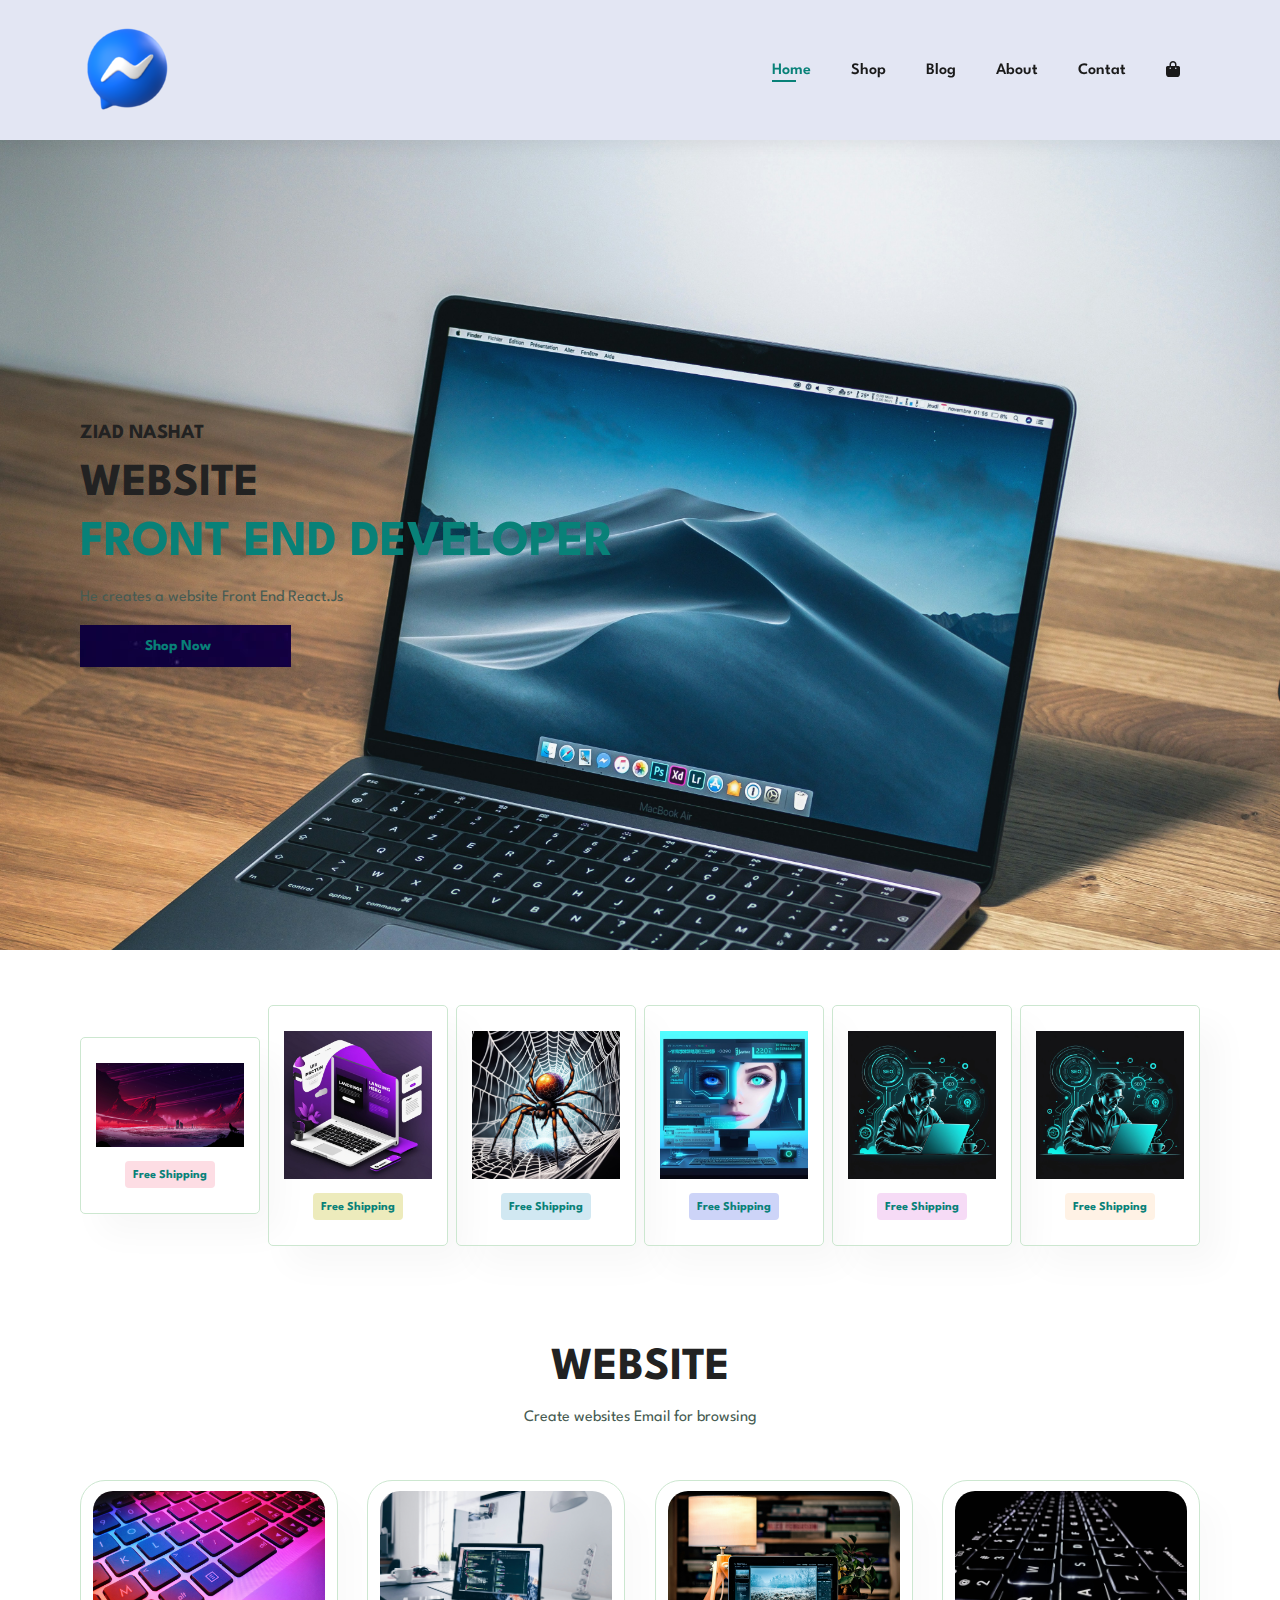
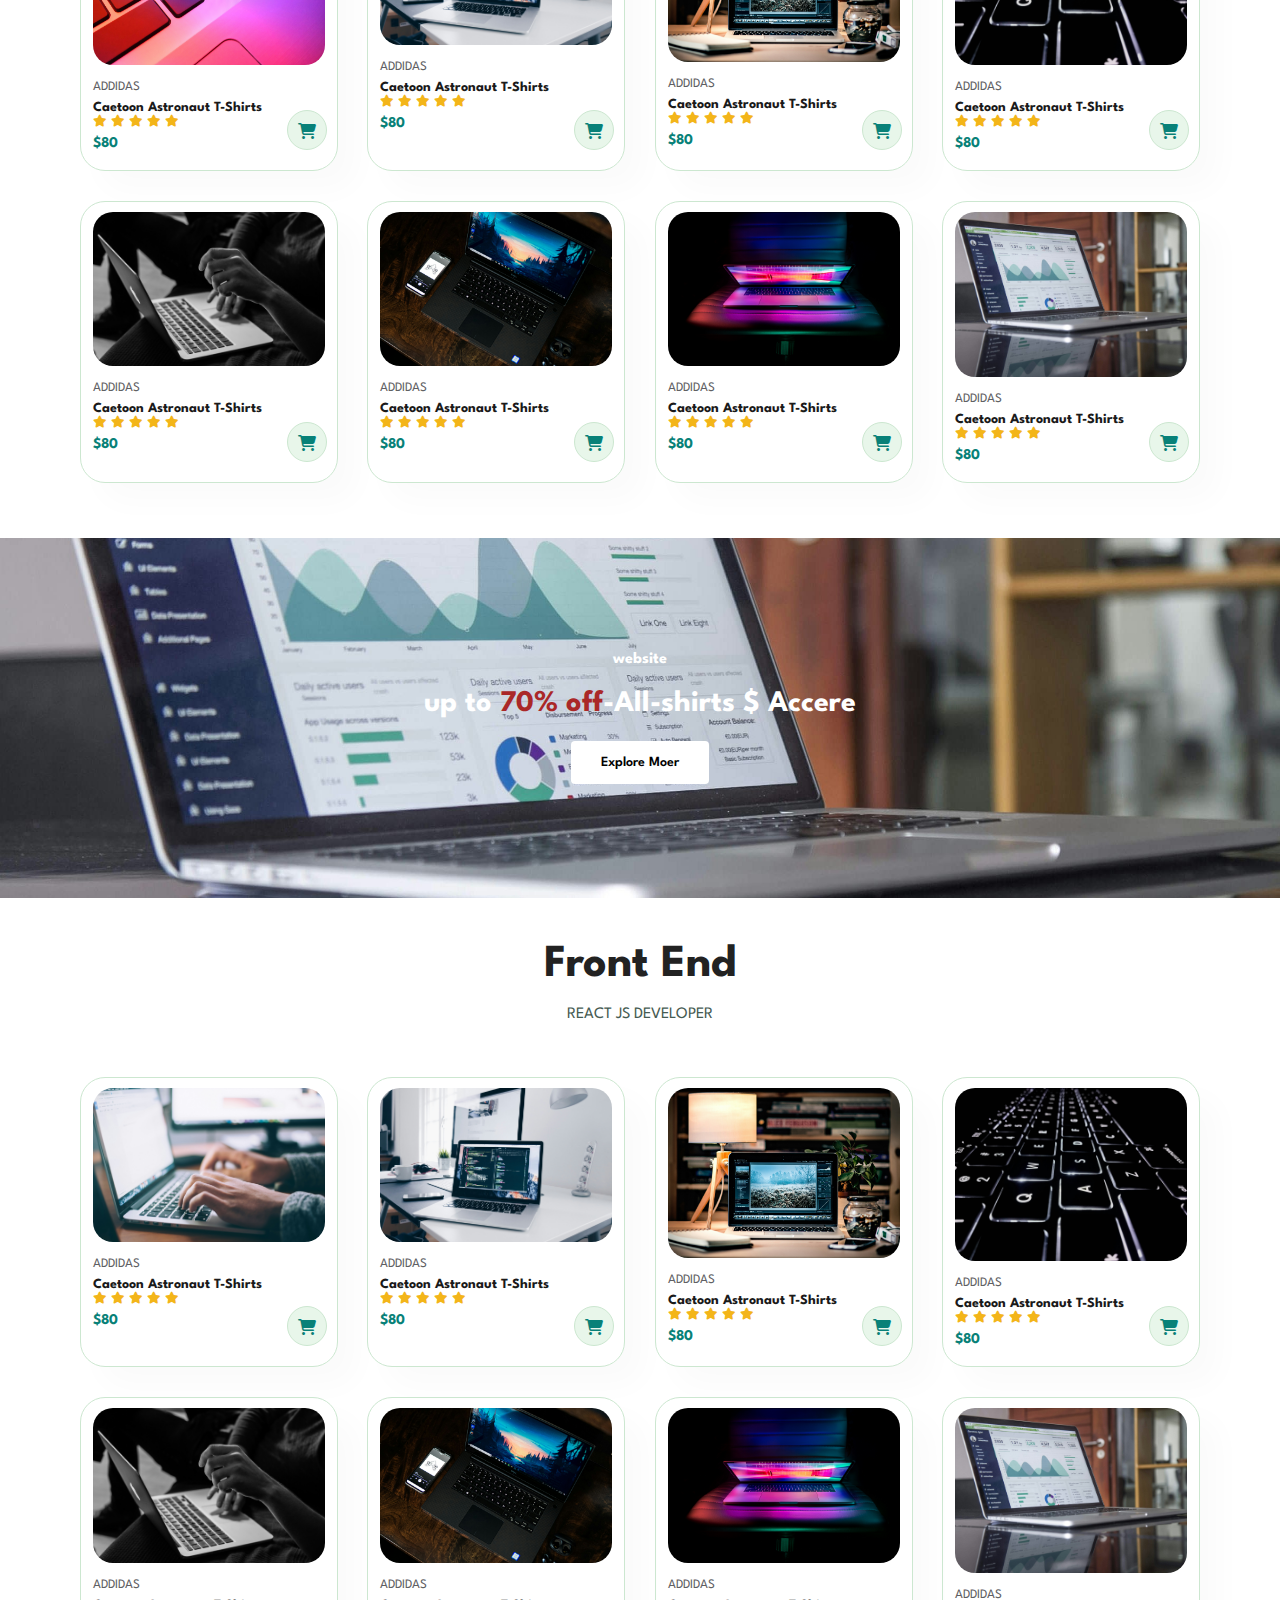
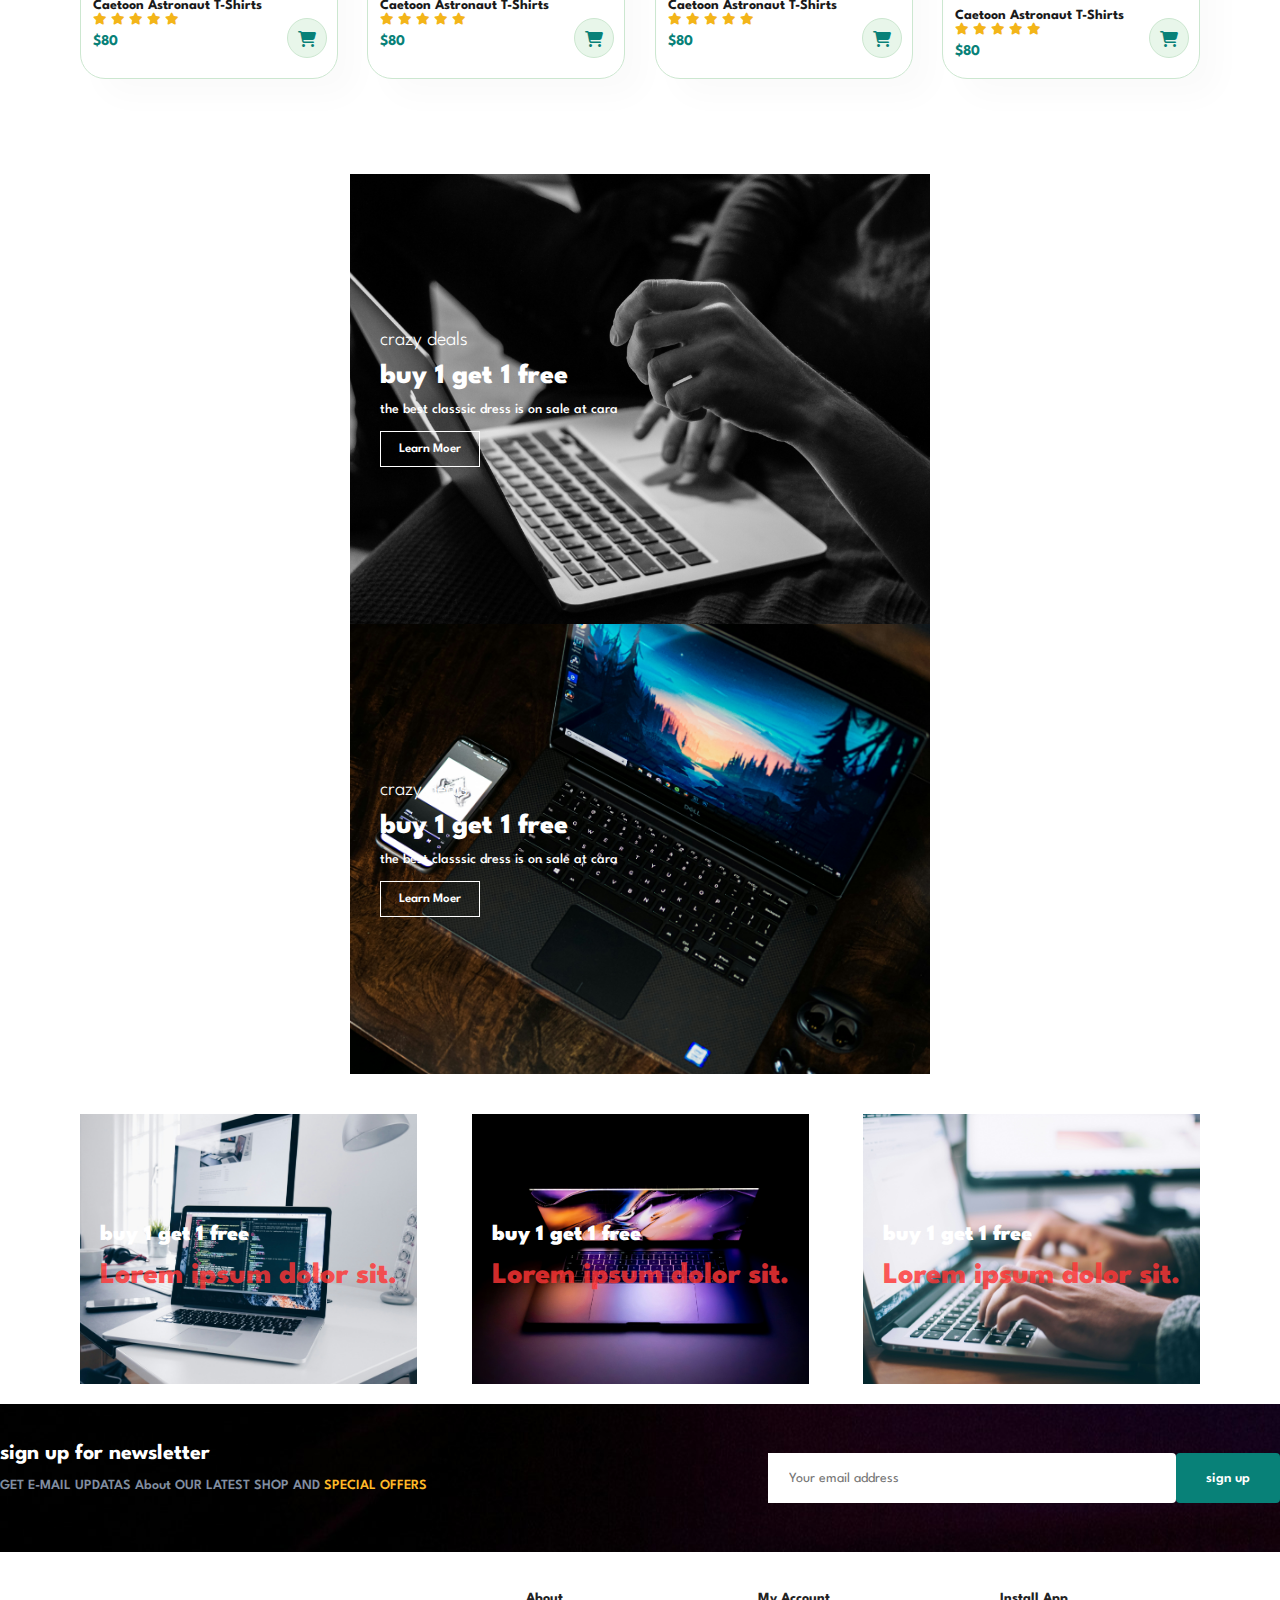
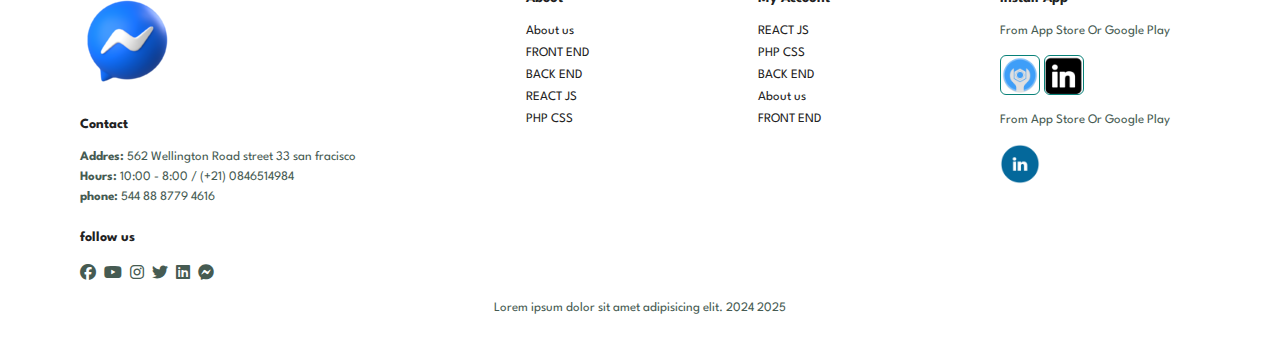
<file: index.html>
<!DOCTYPE html>
<html lang="en">

<head>
    <meta charset="UTF-8">
    <meta name="viewport" content="width=device-width, initial-scale=1.0">
    <title>ecommers</title>
    <link rel="stylesheet" href="css/style.css">

    <!-- link font-awesome -->
    <link rel="stylesheet" href="https://cdnjs.cloudflare.com/ajax/libs/font-awesome/6.5.2/css/all.min.css" />
    <link rel="stylesheet" href="css/all.min.css">
</head>

<body>

    <section id="header">
        <a href="#"><img src="img/9.png" class="logo" alt=""></a>

        <div>
            <ul id="navbar">
                <li><a class="active" href="index.html">Home</a></li>
                <li><a href="shop.html">Shop</a></li>
                <li><a href="blog.html">Blog</a></li>
                <li><a href="about.html">About</a></li>
                <li><a href="contat.html">Contat</a></li>
                <li id="lg-bag"><a href="cart.html"><i class="fa-solid fa-bag-shopping"></i></a></li>
                <a href="#" id="close"><i class="far fa-times-circle"></i></a>

            </ul>
        </div>
        <div id="mobile">
            <a href="cart.html"><i class="fa-solid fa-bag-shopping"></i></a>
            <i id="bar" class="fas fa-outdent"></i>
        </div>
    </section>

    <section id="hero">
        <h4>ZIAD NASHAT</h4>
        <h2>WEBSITE</h2>
        <h1>FRONT END DEVELOPER</h1>
        <p>He creates a website Front End React.Js</p>
        <button>Shop Now</button>
    </section>

    <section id="feature" class="section-p1">
        <div class="fe-box">
            <img src="img/1.jpg " alt="">
            <h6>Free Shipping</h6>
        </div>

        <div class="fe-box">
            <img src="img/2.jpeg " alt="">
            <h6>Free Shipping</h6>
        </div>

        <div class="fe-box">
            <img src="img/3.jpeg " alt="">
            <h6>Free Shipping</h6>
        </div>

        <div class="fe-box">
            <img src="img/5.jpeg" alt="">
            <h6>Free Shipping</h6>
        </div>

        <div class="fe-box">
            <img src="img/6.jpeg" alt="">
            <h6>Free Shipping</h6>
        </div>


        <div class="fe-box">
            <img src="img/6.jpeg" alt="">
            <h6>Free Shipping</h6>
        </div>
    </section>

    <section id="product1" class="section-p1">
        <h2>WEBSITE</h2>
        <p>Create websites Email for browsing</p>
        <div class="pro-container">
            <div class="pro">
                <img src="img/14 (1).jpg" alt="">
                <div class="des">
                    <span>ADDIDAS</span>
                    <h5>Caetoon Astronaut T-Shirts</h5>
                    <div class="star">
                        <i class="fa-solid fa-star"></i>
                        <i class="fa-solid fa-star"></i>
                        <i class="fa-solid fa-star"></i>
                        <i class="fa-solid fa-star"></i>
                        <i class="fa-solid fa-star"></i>
                    </div>
                    <h4>$80</h4>
                </div>
                <a href="#"> <i class="fa-solid fa-cart-shopping  cart"></i> </a>
            </div>

            <div class="pro">
                <img src="img/14 (4).jpg" alt="">
                <div class="des">
                    <span>ADDIDAS</span>
                    <h5>Caetoon Astronaut T-Shirts</h5>
                    <div class="star">
                        <i class="fa-solid fa-star"></i>
                        <i class="fa-solid fa-star"></i>
                        <i class="fa-solid fa-star"></i>
                        <i class="fa-solid fa-star"></i>
                        <i class="fa-solid fa-star"></i>
                    </div>
                    <h4>$80</h4>
                </div>
                <a href="#"> <i class="fa-solid fa-cart-shopping  cart"></i> </a>
            </div>


            <div class="pro">
                <img src="img/14 (11).jpg" alt="">
                <div class="des">
                    <span>ADDIDAS</span>
                    <h5>Caetoon Astronaut T-Shirts</h5>
                    <div class="star">
                        <i class="fa-solid fa-star"></i>
                        <i class="fa-solid fa-star"></i>
                        <i class="fa-solid fa-star"></i>
                        <i class="fa-solid fa-star"></i>
                        <i class="fa-solid fa-star"></i>
                    </div>
                    <h4>$80</h4>
                </div>
                <a href="#"> <i class="fa-solid fa-cart-shopping  cart"></i> </a>
            </div>


            <div class="pro">
                <img src="img/14 (12).jpg" alt="">
                <div class="des">
                    <span>ADDIDAS</span>
                    <h5>Caetoon Astronaut T-Shirts</h5>
                    <div class="star">
                        <i class="fa-solid fa-star"></i>
                        <i class="fa-solid fa-star"></i>
                        <i class="fa-solid fa-star"></i>
                        <i class="fa-solid fa-star"></i>
                        <i class="fa-solid fa-star"></i>
                    </div>
                    <h4>$80</h4>
                </div>
                <a href="#"> <i class="fa-solid fa-cart-shopping  cart"></i> </a>
            </div>


            <div class="pro">
                <img src="img/14 (13).jpg" alt="">
                <div class="des">
                    <span>ADDIDAS</span>
                    <h5>Caetoon Astronaut T-Shirts</h5>
                    <div class="star">
                        <i class="fa-solid fa-star"></i>
                        <i class="fa-solid fa-star"></i>
                        <i class="fa-solid fa-star"></i>
                        <i class="fa-solid fa-star"></i>
                        <i class="fa-solid fa-star"></i>
                    </div>
                    <h4>$80</h4>
                </div>
                <a href="#"> <i class="fa-solid fa-cart-shopping  cart"></i> </a>
            </div>


            <div class="pro">
                <img src="img/14 (14).jpg" alt="">
                <div class="des">
                    <span>ADDIDAS</span>
                    <h5>Caetoon Astronaut T-Shirts</h5>
                    <div class="star">
                        <i class="fa-solid fa-star"></i>
                        <i class="fa-solid fa-star"></i>
                        <i class="fa-solid fa-star"></i>
                        <i class="fa-solid fa-star"></i>
                        <i class="fa-solid fa-star"></i>
                    </div>
                    <h4>$80</h4>
                </div>
                <a href="#"> <i class="fa-solid fa-cart-shopping  cart"></i> </a>
            </div>


            <div class="pro">
                <img src="img/14 (2).jpg" alt="">
                <div class="des">
                    <span>ADDIDAS</span>
                    <h5>Caetoon Astronaut T-Shirts</h5>
                    <div class="star">
                        <i class="fa-solid fa-star"></i>
                        <i class="fa-solid fa-star"></i>
                        <i class="fa-solid fa-star"></i>
                        <i class="fa-solid fa-star"></i>
                        <i class="fa-solid fa-star"></i>
                    </div>
                    <h4>$80</h4>
                </div>
                <a href="#"> <i class="fa-solid fa-cart-shopping  cart"></i> </a>
            </div>


            <div class="pro">
                <img src="img/14 (3).jpg" alt="">
                <div class="des">
                    <span>ADDIDAS</span>
                    <h5>Caetoon Astronaut T-Shirts</h5>
                    <div class="star">
                        <i class="fa-solid fa-star"></i>
                        <i class="fa-solid fa-star"></i>
                        <i class="fa-solid fa-star"></i>
                        <i class="fa-solid fa-star"></i>
                        <i class="fa-solid fa-star"></i>
                    </div>
                    <h4>$80</h4>
                </div>
                <a href="#"> <i class="fa-solid fa-cart-shopping  cart"></i> </a>
            </div>



        </div>

    </section>


    <section id="banner" class="section-m1">
        <h4>website</h4>
        <h2>up to <span>70% off</span>-All-shirts $ Accere</h2>
        <button class="normal">Explore Moer </button>

    </section>


    <section id="product1" class="section-p1">
        <h2>Front End</h2>
        <p>REACT JS DEVELOPER</p>
        <div class="pro-container">
            <div class="pro">
                <img src="img/14 (9).jpg" alt="">
                <div class="des">
                    <span>ADDIDAS</span>
                    <h5>Caetoon Astronaut T-Shirts</h5>
                    <div class="star">
                        <i class="fa-solid fa-star"></i>
                        <i class="fa-solid fa-star"></i>
                        <i class="fa-solid fa-star"></i>
                        <i class="fa-solid fa-star"></i>
                        <i class="fa-solid fa-star"></i>
                    </div>
                    <h4>$80</h4>
                </div>
                <a href="#"> <i class="fa-solid fa-cart-shopping  cart"></i> </a>
            </div>

            <div class="pro">
                <img src="img/14 (4).jpg" alt="">
                <div class="des">
                    <span>ADDIDAS</span>
                    <h5>Caetoon Astronaut T-Shirts</h5>
                    <div class="star">
                        <i class="fa-solid fa-star"></i>
                        <i class="fa-solid fa-star"></i>
                        <i class="fa-solid fa-star"></i>
                        <i class="fa-solid fa-star"></i>
                        <i class="fa-solid fa-star"></i>
                    </div>
                    <h4>$80</h4>
                </div>
                <a href="#"> <i class="fa-solid fa-cart-shopping  cart"></i> </a>
            </div>


            <div class="pro">
                <img src="img/14 (11).jpg" alt="">
                <div class="des">
                    <span>ADDIDAS</span>
                    <h5>Caetoon Astronaut T-Shirts</h5>
                    <div class="star">
                        <i class="fa-solid fa-star"></i>
                        <i class="fa-solid fa-star"></i>
                        <i class="fa-solid fa-star"></i>
                        <i class="fa-solid fa-star"></i>
                        <i class="fa-solid fa-star"></i>
                    </div>
                    <h4>$80</h4>
                </div>
                <a href="#"> <i class="fa-solid fa-cart-shopping  cart"></i> </a>
            </div>


            <div class="pro">
                <img src="img/14 (12).jpg" alt="">
                <div class="des">
                    <span>ADDIDAS</span>
                    <h5>Caetoon Astronaut T-Shirts</h5>
                    <div class="star">
                        <i class="fa-solid fa-star"></i>
                        <i class="fa-solid fa-star"></i>
                        <i class="fa-solid fa-star"></i>
                        <i class="fa-solid fa-star"></i>
                        <i class="fa-solid fa-star"></i>
                    </div>
                    <h4>$80</h4>
                </div>
                <a href="#"> <i class="fa-solid fa-cart-shopping  cart"></i> </a>
            </div>


            <div class="pro">
                <img src="img/14 (13).jpg" alt="">
                <div class="des">
                    <span>ADDIDAS</span>
                    <h5>Caetoon Astronaut T-Shirts</h5>
                    <div class="star">
                        <i class="fa-solid fa-star"></i>
                        <i class="fa-solid fa-star"></i>
                        <i class="fa-solid fa-star"></i>
                        <i class="fa-solid fa-star"></i>
                        <i class="fa-solid fa-star"></i>
                    </div>
                    <h4>$80</h4>
                </div>
                <a href="#"> <i class="fa-solid fa-cart-shopping  cart"></i> </a>
            </div>


            <div class="pro">
                <img src="img/14 (14).jpg" alt="">
                <div class="des">
                    <span>ADDIDAS</span>
                    <h5>Caetoon Astronaut T-Shirts</h5>
                    <div class="star">
                        <i class="fa-solid fa-star"></i>
                        <i class="fa-solid fa-star"></i>
                        <i class="fa-solid fa-star"></i>
                        <i class="fa-solid fa-star"></i>
                        <i class="fa-solid fa-star"></i>
                    </div>
                    <h4>$80</h4>
                </div>
                <a href="#"> <i class="fa-solid fa-cart-shopping  cart"></i> </a>
            </div>


            <div class="pro">
                <img src="img/14 (2).jpg" alt="">
                <div class="des">
                    <span>ADDIDAS</span>
                    <h5>Caetoon Astronaut T-Shirts</h5>
                    <div class="star">
                        <i class="fa-solid fa-star"></i>
                        <i class="fa-solid fa-star"></i>
                        <i class="fa-solid fa-star"></i>
                        <i class="fa-solid fa-star"></i>
                        <i class="fa-solid fa-star"></i>
                    </div>
                    <h4>$80</h4>
                </div>
                <a href="#"> <i class="fa-solid fa-cart-shopping  cart"></i> </a>
            </div>


            <div class="pro">
                <img src="img/14 (3).jpg" alt="">
                <div class="des">
                    <span>ADDIDAS</span>
                    <h5>Caetoon Astronaut T-Shirts</h5>
                    <div class="star">
                        <i class="fa-solid fa-star"></i>
                        <i class="fa-solid fa-star"></i>
                        <i class="fa-solid fa-star"></i>
                        <i class="fa-solid fa-star"></i>
                        <i class="fa-solid fa-star"></i>
                    </div>
                    <h4>$80</h4>
                </div>
                <a href="#"> <i class="fa-solid fa-cart-shopping  cart"></i> </a>
            </div>



        </div>

    </section>


    <section id="sm-banner" class="section-p1">
        <div class="banner-box">
            <h4>crazy deals</h4>
            <h2>buy 1 get 1 free</h2>
            <span>the best classsic dress is on sale at cara</span>
            <button class="white">Learn Moer</button>
        </div>

        <div class="banner-box banner-box2">
            <h4>crazy deals</h4>
            <h2>buy 1 get 1 free</h2>
            <span>the best classsic dress is on sale at cara</span>
            <button class="white">Learn Moer</button>
        </div>


    </section>


    <section id="banner3">
        <div class="banner-box">
            <h2>buy 1 get 1 free</h2>
            <h3>Lorem ipsum dolor sit.</h3>
        </div>

        <div class="banner-box banner-box2">
            <h2>buy 1 get 1 free</h2>
            <h3>Lorem ipsum dolor sit.</h3>
        </div>

        <div class="banner-box banner-box3">
            <h2>buy 1 get 1 free</h2>
            <h3>Lorem ipsum dolor sit.</h3>
        </div>
    </section>


    <section id="newsletter" class="section-p1 section-m1">
        <div class="newstext">
            <h4>sign up for newsletter</h4>
            <p>GET E-MAIL UPDATAS About OUR LATEST SHOP AND <span>SPECIAL OFFERS</span>  </p>
        </div>
        <div class="form">
            <input type="text" placeholder="Your email address">
            <button class="normal">sign up </button>
        </div>
    </section>

    <footer class="section-p1">
        <div class="col">
            <img class="logo" src="img/9.png " alt="">
            <h4>Contact</h4>
            <p><strong>Addres: </strong>562 Wellington Road street 33 san fracisco</p>
            <p><strong>Hours: </strong>10:00  - 8:00 / (+21) 0846514984</p>
            <p><strong>phone: </strong>544 88 8779 4616 </p>
            <div class="follow">
                <h4>follow us</h4>
                <div class="icon">
                    <i class="fa-brands fa-facebook"></i>
                    <i class="fa-brands fa-youtube"></i>
                    <i class="fa-brands fa-instagram"></i>
                    <i class="fa-brands fa-twitter"></i>
                    <i class="fa-brands fa-linkedin"></i>
                    <i class="fa-brands fa-facebook-messenger"></i>
                </div>
            </div>
        </div>

        <div class="col">
            <h4>About</h4>
            <a href="#">About us</a>
            <a href="#">FRONT END</a>
            <a href="#">BACK END</a>
            <a href="#">REACT JS</a>
            <a href="#">PHP CSS</a>
        </div>

        
        <div class="col">
            <h4>My Account</h4>
            <a href="#">REACT JS</a>
            <a href="#">PHP CSS</a>
            <a href="#">BACK END</a>
            <a href="#">About us</a>
            <a href="#">FRONT END</a>
        </div>

        <div class="col install">
            <h4>Install App</h4>
            <p>From App Store Or Google Play</p>
            <div class="row">
                <img src="img/88 (4).png" alt="">
                <img src="img/88 (2).png" alt="">
            </div>  
            <p>From App Store Or Google Play</p>
            <img src="img/88 (3).png" alt="">
        </div>

        <div class="copyright">
            <p>Lorem ipsum dolor sit amet adipisicing elit. 2024 2025</p>
        </div>
    </footer>

    <script src="js/script.js"></script>
</body>

</html>
</file>
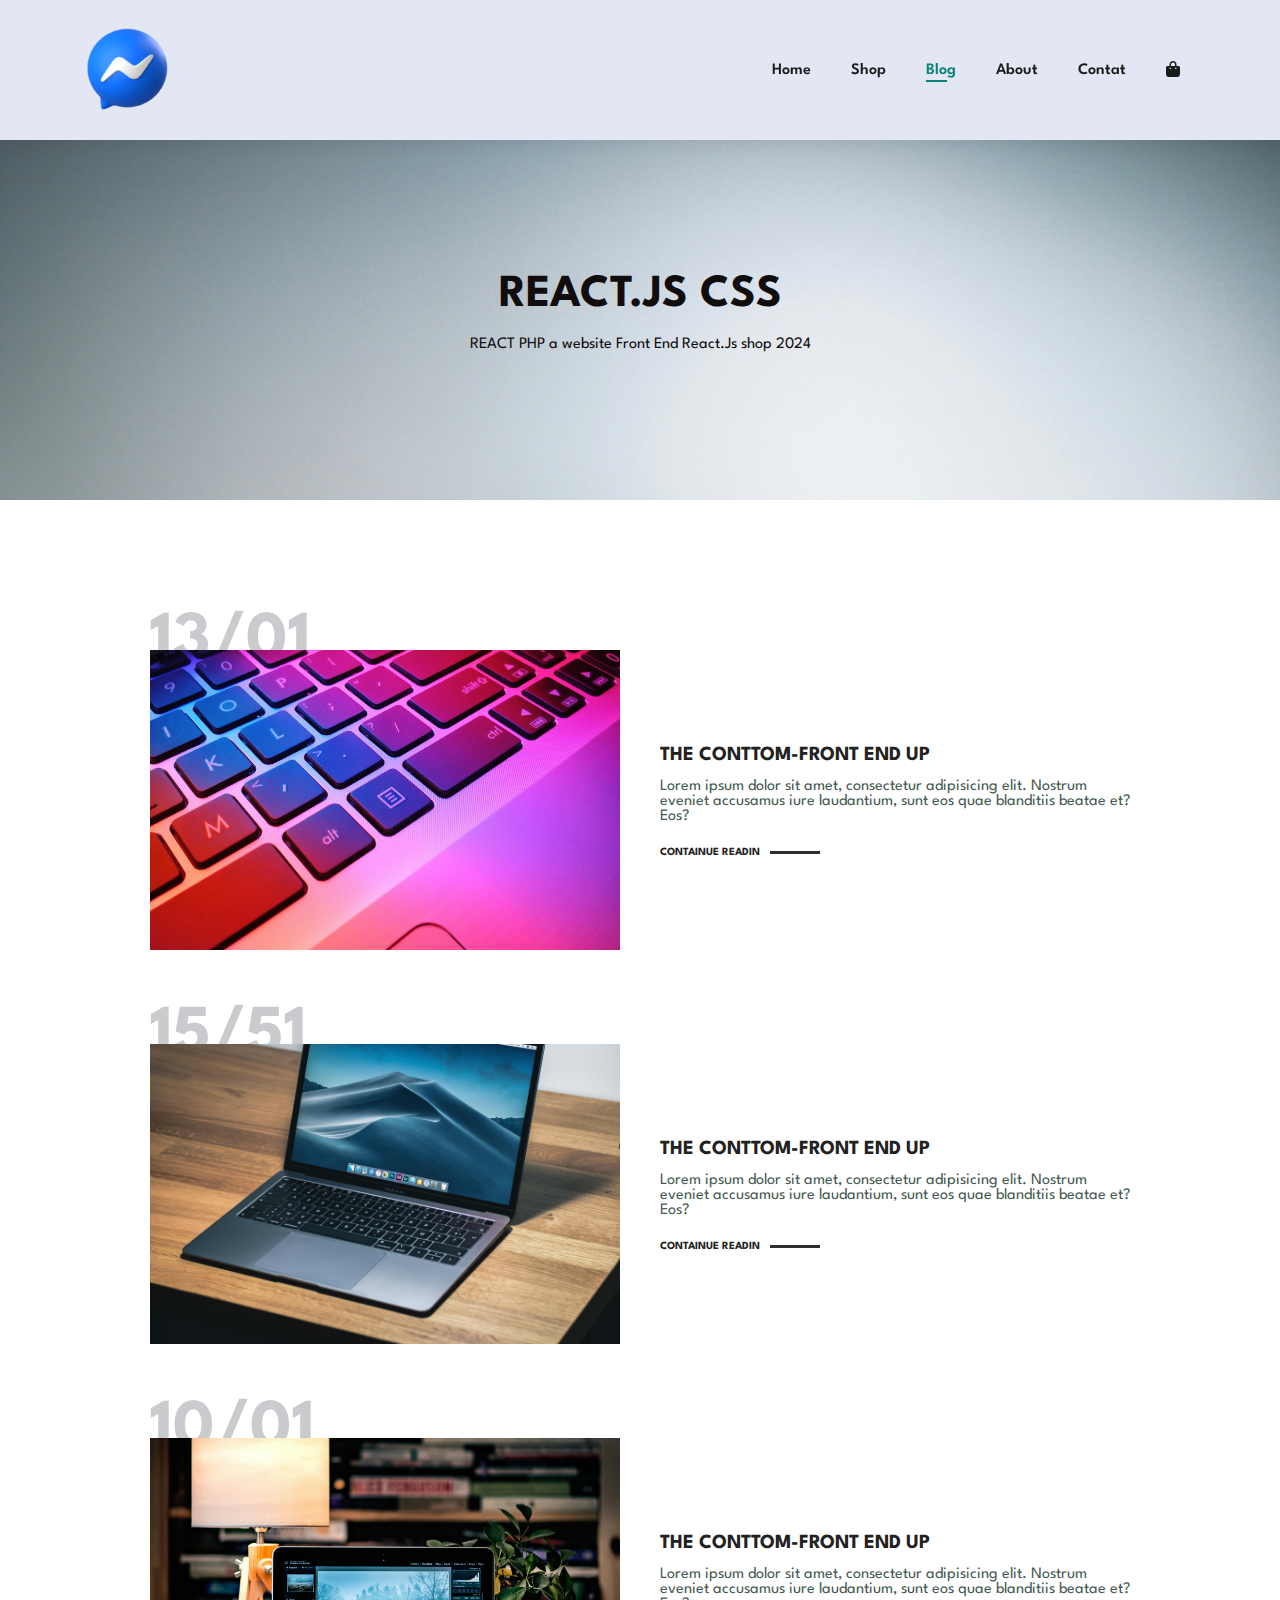
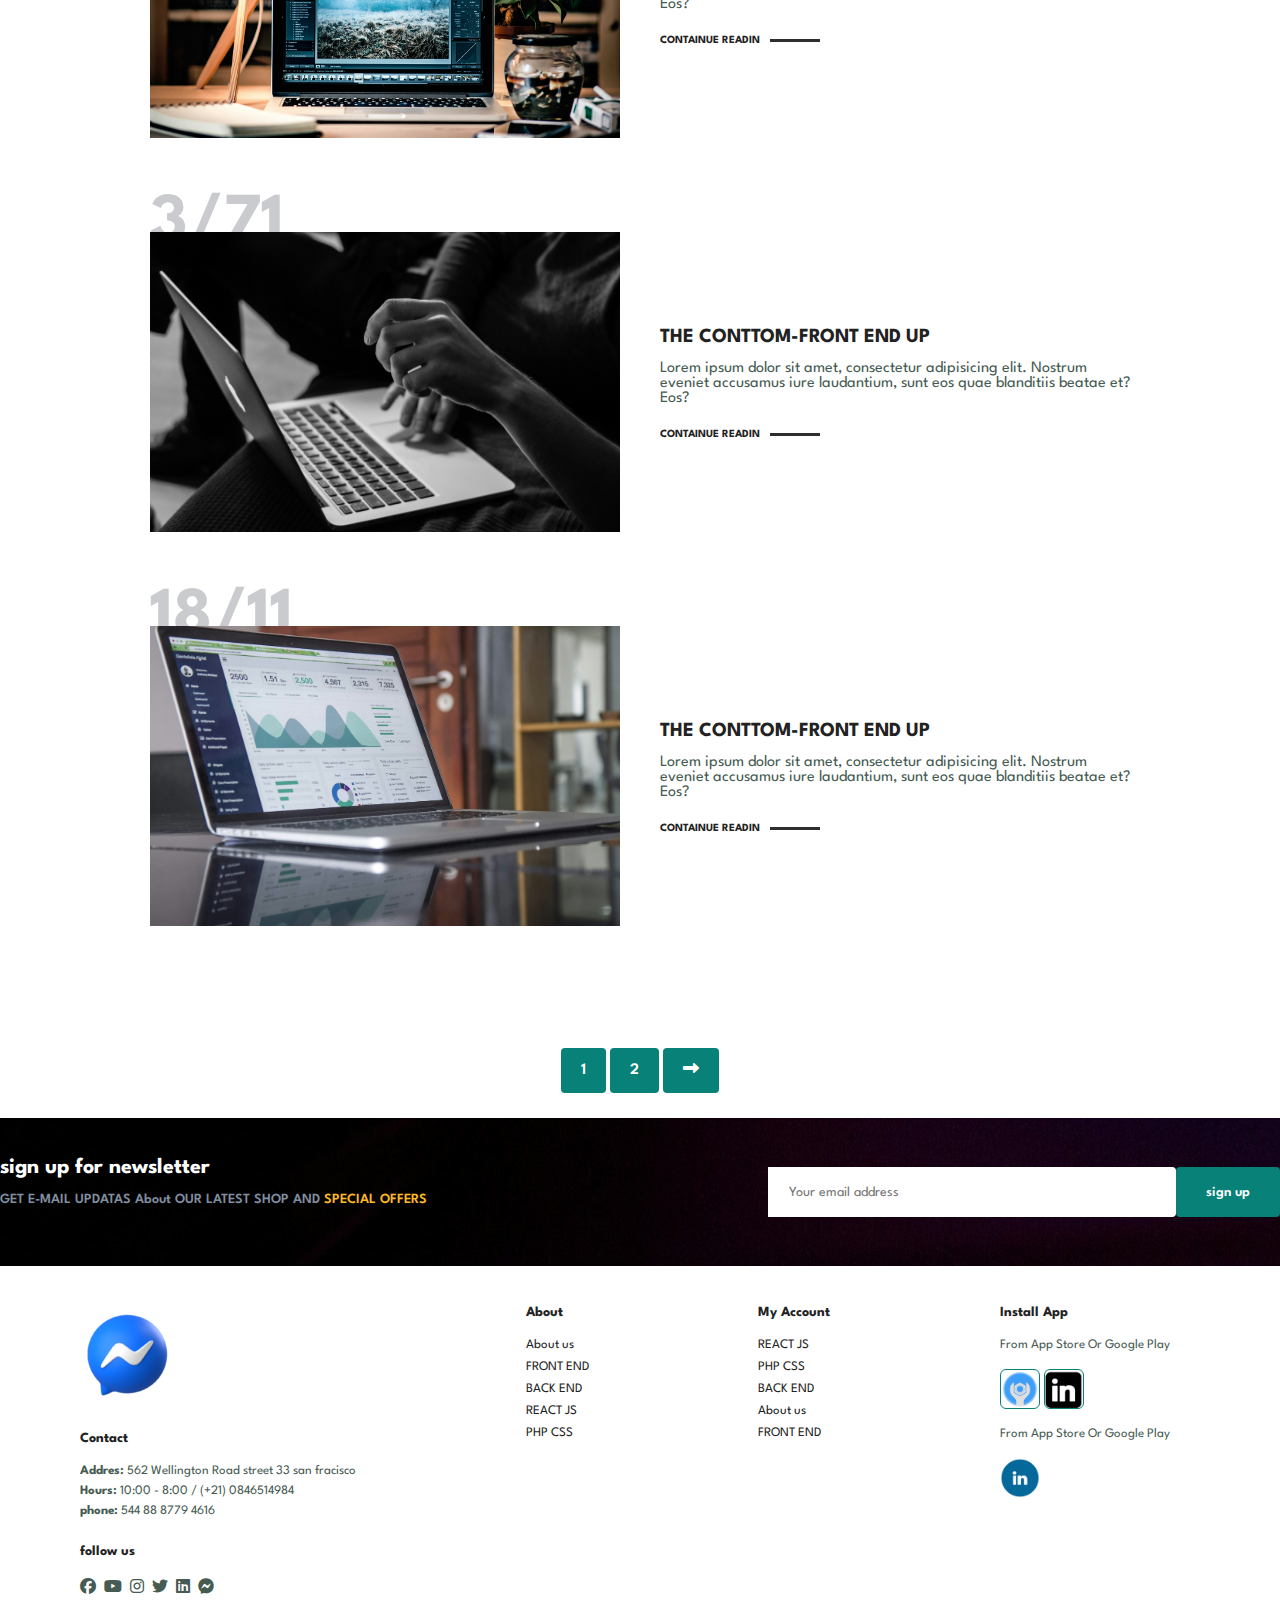
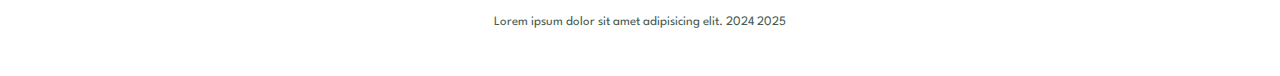
<file: blog.html>
<!DOCTYPE html>
<html lang="en">

<head>
    <meta charset="UTF-8">
    <meta name="viewport" content="width=device-width, initial-scale=1.0">
    <title>blog</title>
    <link rel="stylesheet" href="css/style.css">

    <!-- link font-awesome -->
    <link rel="stylesheet" href="https://cdnjs.cloudflare.com/ajax/libs/font-awesome/6.5.2/css/all.min.css" />
    <link rel="stylesheet" href="css/all.min.css">
</head>

<body>

    <section id="header">
        <a href="#"><img src="img/9.png" class="logo" alt=""></a>

        <div>
            <ul id="navbar">
                <li><a href="index.html">Home</a></li>
                <li><a href="shop.html">Shop</a></li>
                <li><a class="active" href="blog.html">Blog</a></li>
                <li><a href="about.html">About</a></li>
                <li><a href="contat.html">Contat</a></li>
                <li id="lg-bag"><a href="cart.html"><i class="fa-solid fa-bag-shopping"></i></a></li>
                <a href="#" id="close"><i class="far fa-times-circle"></i></a>

            </ul>
        </div>
        <div id="mobile">
            <a href="cart.html"><i class="fa-solid fa-bag-shopping"></i></a>
            <i id="bar" class="fas fa-outdent"></i>
        </div>
    </section>

    <section id="page-header" class="blog-header">
        <h2>REACT.JS CSS</h2>
        <p>REACT PHP a website Front End React.Js shop 2024</p>
    </section>

    <section id="blog">
        <div class="blog-box">
            <div class="blog-img">
                <img src="img/14 (1).jpg" alt="">
            </div>
            <div class="blog-details">
                <h4>THE CONTTOM-FRONT END UP</h4>
                <p>Lorem ipsum dolor sit amet, consectetur 
                    adipisicing elit. Nostrum eveniet accusamus iure laudantium,
                    sunt eos quae blanditiis beatae et? Eos?</p>
                    <a href="#">CONTAINUE READIN </a>
            </div>
            <h1>13/01</h1>
        </div>
        <div class="blog-box">
            <div class="blog-img">
                <img src="img/14 (10).jpg" alt="">
            </div>
            <div class="blog-details">
                <h4>THE CONTTOM-FRONT END UP</h4>
                <p>Lorem ipsum dolor sit amet, consectetur 
                    adipisicing elit. Nostrum eveniet accusamus iure laudantium,
                    sunt eos quae blanditiis beatae et? Eos?</p>
                    <a href="#">CONTAINUE READIN </a>
            </div>
            <h1>15/51</h1>
        </div>
        <div class="blog-box">
            <div class="blog-img">
                <img src="img/14 (11).jpg" alt="">
            </div>
            <div class="blog-details">
                <h4>THE CONTTOM-FRONT END UP</h4>
                <p>Lorem ipsum dolor sit amet, consectetur 
                    adipisicing elit. Nostrum eveniet accusamus iure laudantium,
                    sunt eos quae blanditiis beatae et? Eos?</p>
                    <a href="#">CONTAINUE READIN </a>
            </div>
            <h1>10/01</h1>
        </div>
        <div class="blog-box">
            <div class="blog-img">
                <img src="img/14 (13).jpg" alt="">
            </div>
            <div class="blog-details">
                <h4>THE CONTTOM-FRONT END UP</h4>
                <p>Lorem ipsum dolor sit amet, consectetur 
                    adipisicing elit. Nostrum eveniet accusamus iure laudantium,
                    sunt eos quae blanditiis beatae et? Eos?</p>
                    <a href="#">CONTAINUE READIN </a>
            </div>
            <h1>3/71</h1>
        </div>
        <div class="blog-box">
            <div class="blog-img">
                <img src="img/14 (3).jpg" alt="">
            </div>
            <div class="blog-details">
                <h4>THE CONTTOM-FRONT END UP</h4>
                <p>Lorem ipsum dolor sit amet, consectetur 
                    adipisicing elit. Nostrum eveniet accusamus iure laudantium,
                    sunt eos quae blanditiis beatae et? Eos?</p>
                    <a href="#">CONTAINUE READIN </a>
            </div>
            <h1>18/11</h1>
        </div>
    </section>

    <section id="pagination" class="section-p1">
        <a href="#">1</a>
        <a href="#">2</a>
        <a href="#"><i class="fa-solid fa-right-long"></i></a>
   
    </section>

    <section id="newsletter" class="section-p1 section-m1">
        <div class="newstext">
            <h4>sign up for newsletter</h4>
            <p>GET E-MAIL UPDATAS About OUR LATEST SHOP AND <span>SPECIAL OFFERS</span>  </p>
        </div>
        <div class="form">
            <input type="text" placeholder="Your email address">
            <button class="normal">sign up </button>
        </div>
    </section>

    <footer class="section-p1">
        <div class="col">
            <img class="logo" src="img/9.png " alt="">
            <h4>Contact</h4>
            <p><strong>Addres: </strong>562 Wellington Road street 33 san fracisco</p>
            <p><strong>Hours: </strong>10:00  - 8:00 / (+21) 0846514984</p>
            <p><strong>phone: </strong>544 88 8779 4616 </p>
            <div class="follow">
                <h4>follow us</h4>
                <div class="icon">
                    <i class="fa-brands fa-facebook"></i>
                    <i class="fa-brands fa-youtube"></i>
                    <i class="fa-brands fa-instagram"></i>
                    <i class="fa-brands fa-twitter"></i>
                    <i class="fa-brands fa-linkedin"></i>
                    <i class="fa-brands fa-facebook-messenger"></i>
                </div>
            </div>
        </div>

        <div class="col">
            <h4>About</h4>
            <a href="#">About us</a>
            <a href="#">FRONT END</a>
            <a href="#">BACK END</a>
            <a href="#">REACT JS</a>
            <a href="#">PHP CSS</a>
        </div>

        
        <div class="col">
            <h4>My Account</h4>
            <a href="#">REACT JS</a>
            <a href="#">PHP CSS</a>
            <a href="#">BACK END</a>
            <a href="#">About us</a>
            <a href="#">FRONT END</a>
        </div>

        <div class="col install">
            <h4>Install App</h4>
            <p>From App Store Or Google Play</p>
            <div class="row">
                <img src="img/88 (4).png" alt="">
                <img src="img/88 (2).png" alt="">
            </div>  
            <p>From App Store Or Google Play</p>
            <img src="img/88 (3).png" alt="">
        </div>

        <div class="copyright">
            <p>Lorem ipsum dolor sit amet adipisicing elit. 2024 2025</p>
        </div>
    </footer>

    <script src="js/script.js"></script>
</body>

</html>
</file>
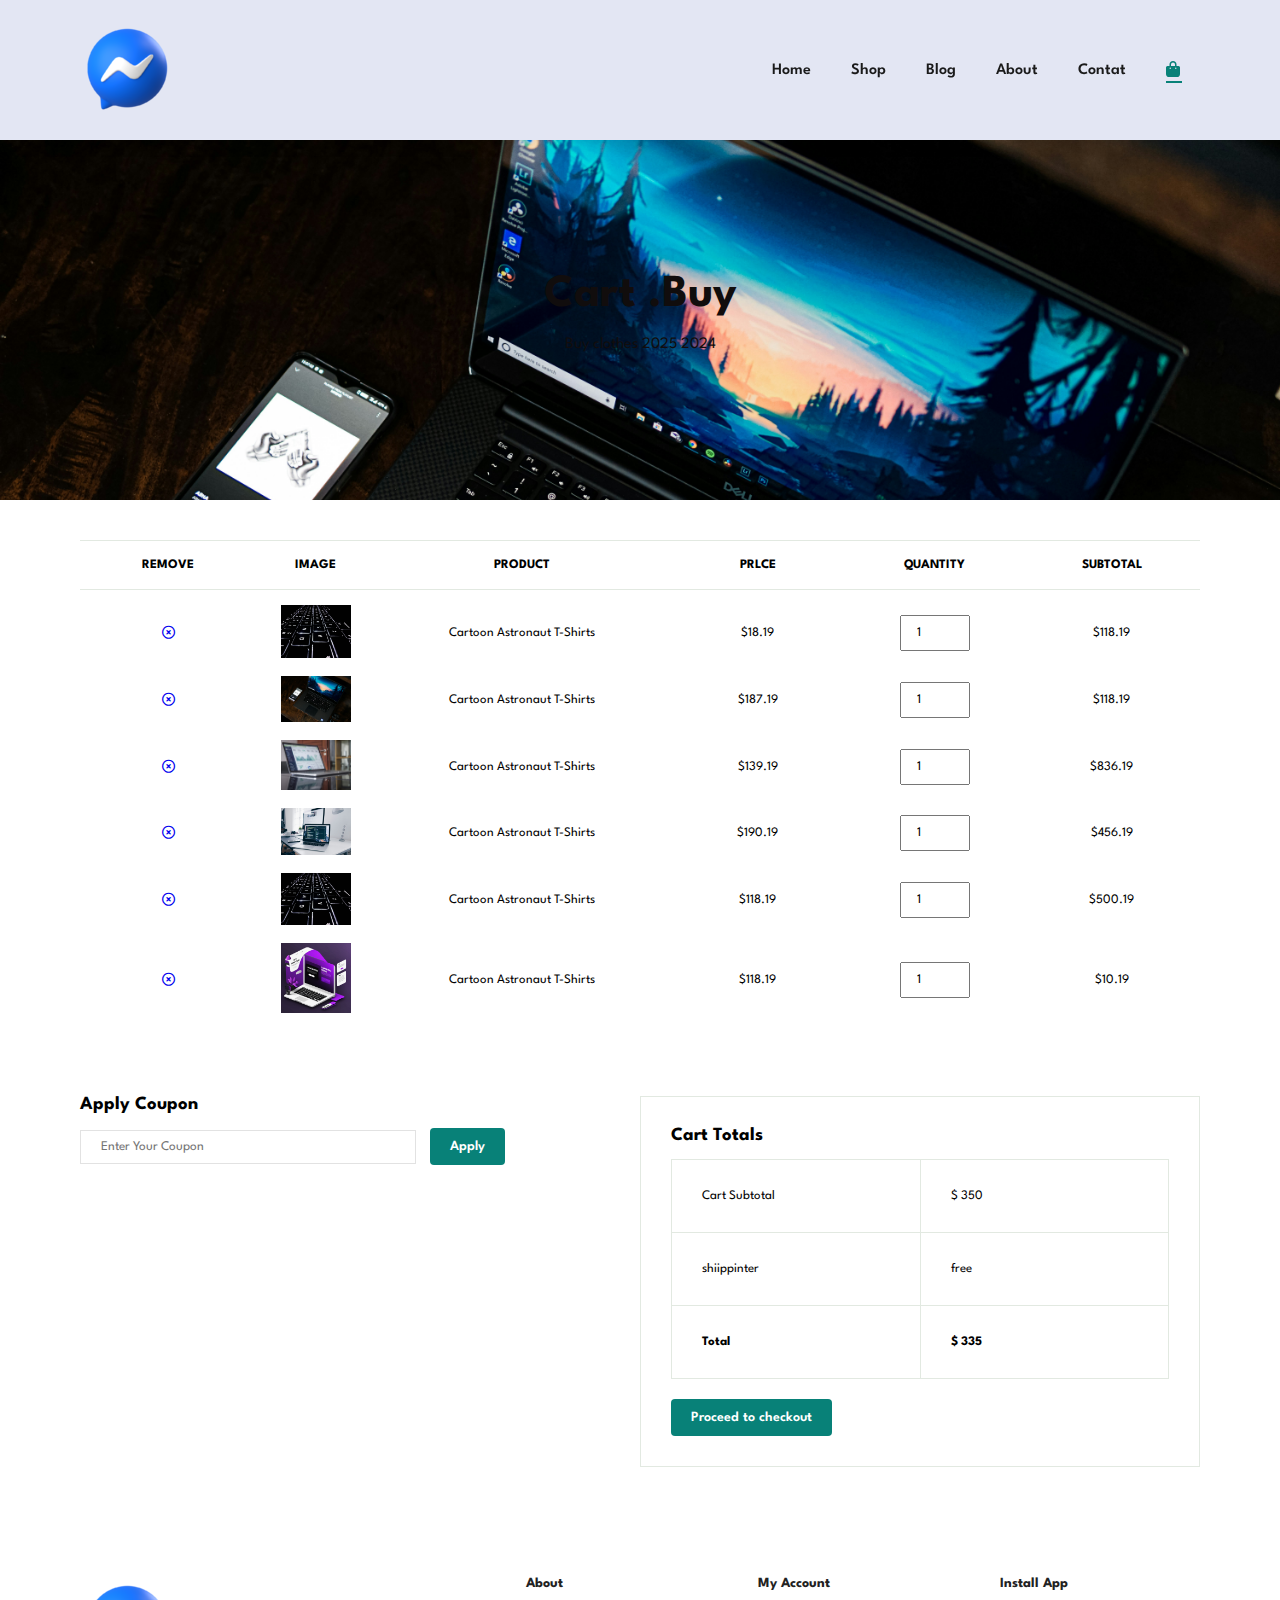
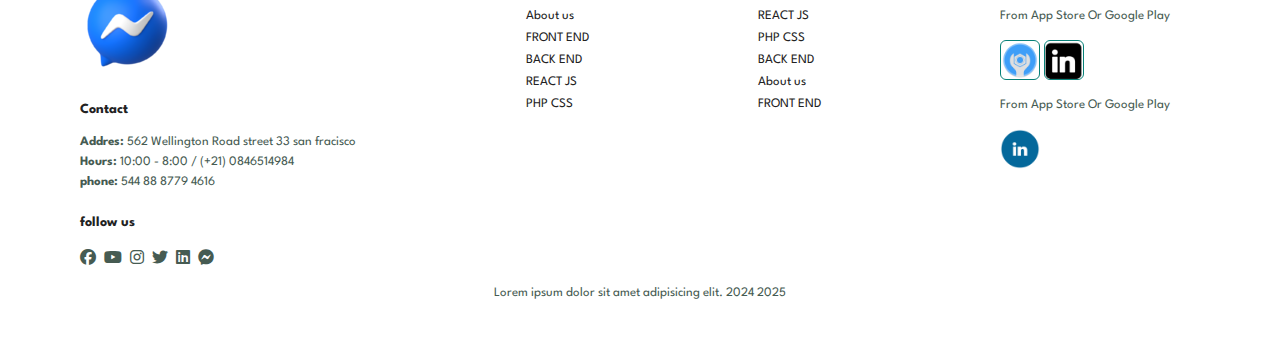
<file: cart.html>
<!DOCTYPE html>
<html lang="en">

<head>
    <meta charset="UTF-8">
    <meta name="viewport" content="width=device-width, initial-scale=1.0">
    <title>cart</title>
    <link rel="stylesheet" href="css/style.css">

    <!-- link font-awesome -->
    <link rel="stylesheet" href="https://cdnjs.cloudflare.com/ajax/libs/font-awesome/6.5.2/css/all.min.css" />
    <link rel="stylesheet" href="css/all.min.css">
</head>

<body>

    <section id="header">
        <a href="#"><img src="img/9.png" class="logo" alt=""></a>

        <div>
            <ul id="navbar">
                <li><a href="index.html">Home</a></li>
                <li><a href="shop.html">Shop</a></li>
                <li><a href="blog.html">Blog</a></li>
                <li><a href="about.html">About</a></li>
                <li><a  href="contat.html">Contat</a></li>
                <li id="lg-bag"><a class="active"  href="cart.html"><i class="fa-solid fa-bag-shopping"></i></a></li>
                <a href="#" id="close"><i class="far fa-times-circle"></i></a>

            </ul>
        </div>
        <div id="mobile">
            <a href="cart.html"><i class="fa-solid fa-bag-shopping"></i></a>
            <i id="bar" class="fas fa-outdent"></i>
        </div>
    </section>

    <section id="page-header" class="about-header">
        <h2>Cart .Buy</h2>
        <p>Buy clothes 2025 2024</p>
    </section>

            <section id="cart" class="section-p1">
                <table width="100%">
                    <thead>
                        <tr>
                            <td>Remove</td>
                            <td>Image</td>
                            <td>Product</td>
                            <td>Prlce</td>
                            <td>Quantity</td>
                            <td>Subtotal</td>
                            
                        </tr>
                    </thead>
                    <tbody>
                        <tr>
                            <td><a href="#"><i class="fa-regular fa-circle-xmark"></i></a></td>
                            <td><img src="img/14 (12).jpg" alt=""></td>
                            <td>Cartoon Astronaut  T-Shirts</td>
                            <td>$18.19</td>
                            <td><input type="number" value="1"></td>
                            <td>$118.19</td>
                            
                        </tr>

                        <tr>
                            <td><a href="#"><i class="fa-regular fa-circle-xmark"></i></a></td>
                            <td><img src="img/14 (14).jpg" alt=""></td>
                            <td>Cartoon Astronaut  T-Shirts</td>
                            <td>$187.19</td>
                            <td><input type="number" value="1"></td>
                            <td>$118.19</td>
                            
                        </tr>

                        <tr>
                            <td><a href="#"><i class="fa-regular fa-circle-xmark"></i></a></td>
                            <td><img src="img/14 (3).jpg" alt=""></td>
                            <td>Cartoon Astronaut  T-Shirts</td>
                            <td>$139.19</td>
                            <td><input type="number" value="1"></td>
                            <td>$836.19</td>
                            
                        </tr>

                        <tr>
                            <td><a href="#"><i class="fa-regular fa-circle-xmark"></i></a></td>
                            <td><img src="img/14 (4).jpg" alt=""></td>
                            <td>Cartoon Astronaut  T-Shirts</td>
                            <td>$190.19</td>
                            <td><input type="number" value="1"></td>
                            <td>$456.19</td>
                            
                        </tr>

                        <tr>
                            <td><a href="#"><i class="fa-regular fa-circle-xmark"></i></a></td>
                            <td><img src="img/14 (12).jpg" alt=""></td>
                            <td>Cartoon Astronaut  T-Shirts</td>
                            <td>$118.19</td>
                            <td><input type="number" value="1"></td>
                            <td>$500.19</td>
                            
                        </tr>

                        <tr>
                            <td><a href="#"><i class="fa-regular fa-circle-xmark"></i></a></td>
                            <td><img src="img/2.jpeg" alt=""></td>
                            <td>Cartoon Astronaut  T-Shirts</td>
                            <td>$118.19</td>
                            <td><input type="number" value="1"></td>
                            <td>$10.19</td>
                            
                        </tr>
                    </tbody>
                </table>
            </section>

            <section id="cart-add" class="section-p1" >
                <div id="coupon">
                    <h3>Apply Coupon</h3>
                    <div>
                        <input type="text" placeholder="Enter Your Coupon">
                        <button class="normal">Apply</button>
                    </div>
                </div>

                <div id="Subtotal">
                    <h3>Cart Totals</h3>
                    <table>
                        <tr>
                            <td>Cart  Subtotal</td>
                            <td>$ 350</td>
                        </tr>
                        <tr>
                            <td>shiippinter</td>
                            <td>free</td>
                        </tr>
                        <tr>
                            <td><strong>Total</strong></td>
                            <td><strong>$ 335</strong></td>
                        </tr>
                    </table>
                    <button class="normal">Proceed to checkout</button>
                </div>
            </section>

    <footer class="section-p1">
        <div class="col">
            <img class="logo" src="img/9.png " alt="">
            <h4>Contact</h4>
            <p><strong>Addres: </strong>562 Wellington Road street 33 san fracisco</p>
            <p><strong>Hours: </strong>10:00  - 8:00 / (+21) 0846514984</p>
            <p><strong>phone: </strong>544 88 8779 4616 </p>
            <div class="follow">
                <h4>follow us</h4>
                <div class="icon">
                    <i class="fa-brands fa-facebook"></i>
                    <i class="fa-brands fa-youtube"></i>
                    <i class="fa-brands fa-instagram"></i>
                    <i class="fa-brands fa-twitter"></i>
                    <i class="fa-brands fa-linkedin"></i>
                    <i class="fa-brands fa-facebook-messenger"></i>
                </div>
            </div>
        </div>

        <div class="col">
            <h4>About</h4>
            <a href="#">About us</a>
            <a href="#">FRONT END</a>
            <a href="#">BACK END</a>
            <a href="#">REACT JS</a>
            <a href="#">PHP CSS</a>
        </div>

        
        <div class="col">
            <h4>My Account</h4>
            <a href="#">REACT JS</a>
            <a href="#">PHP CSS</a>
            <a href="#">BACK END</a>
            <a href="#">About us</a>
            <a href="#">FRONT END</a>
        </div>

        <div class="col install">
            <h4>Install App</h4>
            <p>From App Store Or Google Play</p>
            <div class="row">
                <img src="img/88 (4).png" alt="">
                <img src="img/88 (2).png" alt="">
            </div>  
            <p>From App Store Or Google Play</p>
            <img src="img/88 (3).png" alt="">
        </div>

        <div class="copyright">
            <p>Lorem ipsum dolor sit amet adipisicing elit. 2024 2025</p>
        </div>
    </footer>

    <script src="js/script.js"></script>
</body>

</html>
</file>
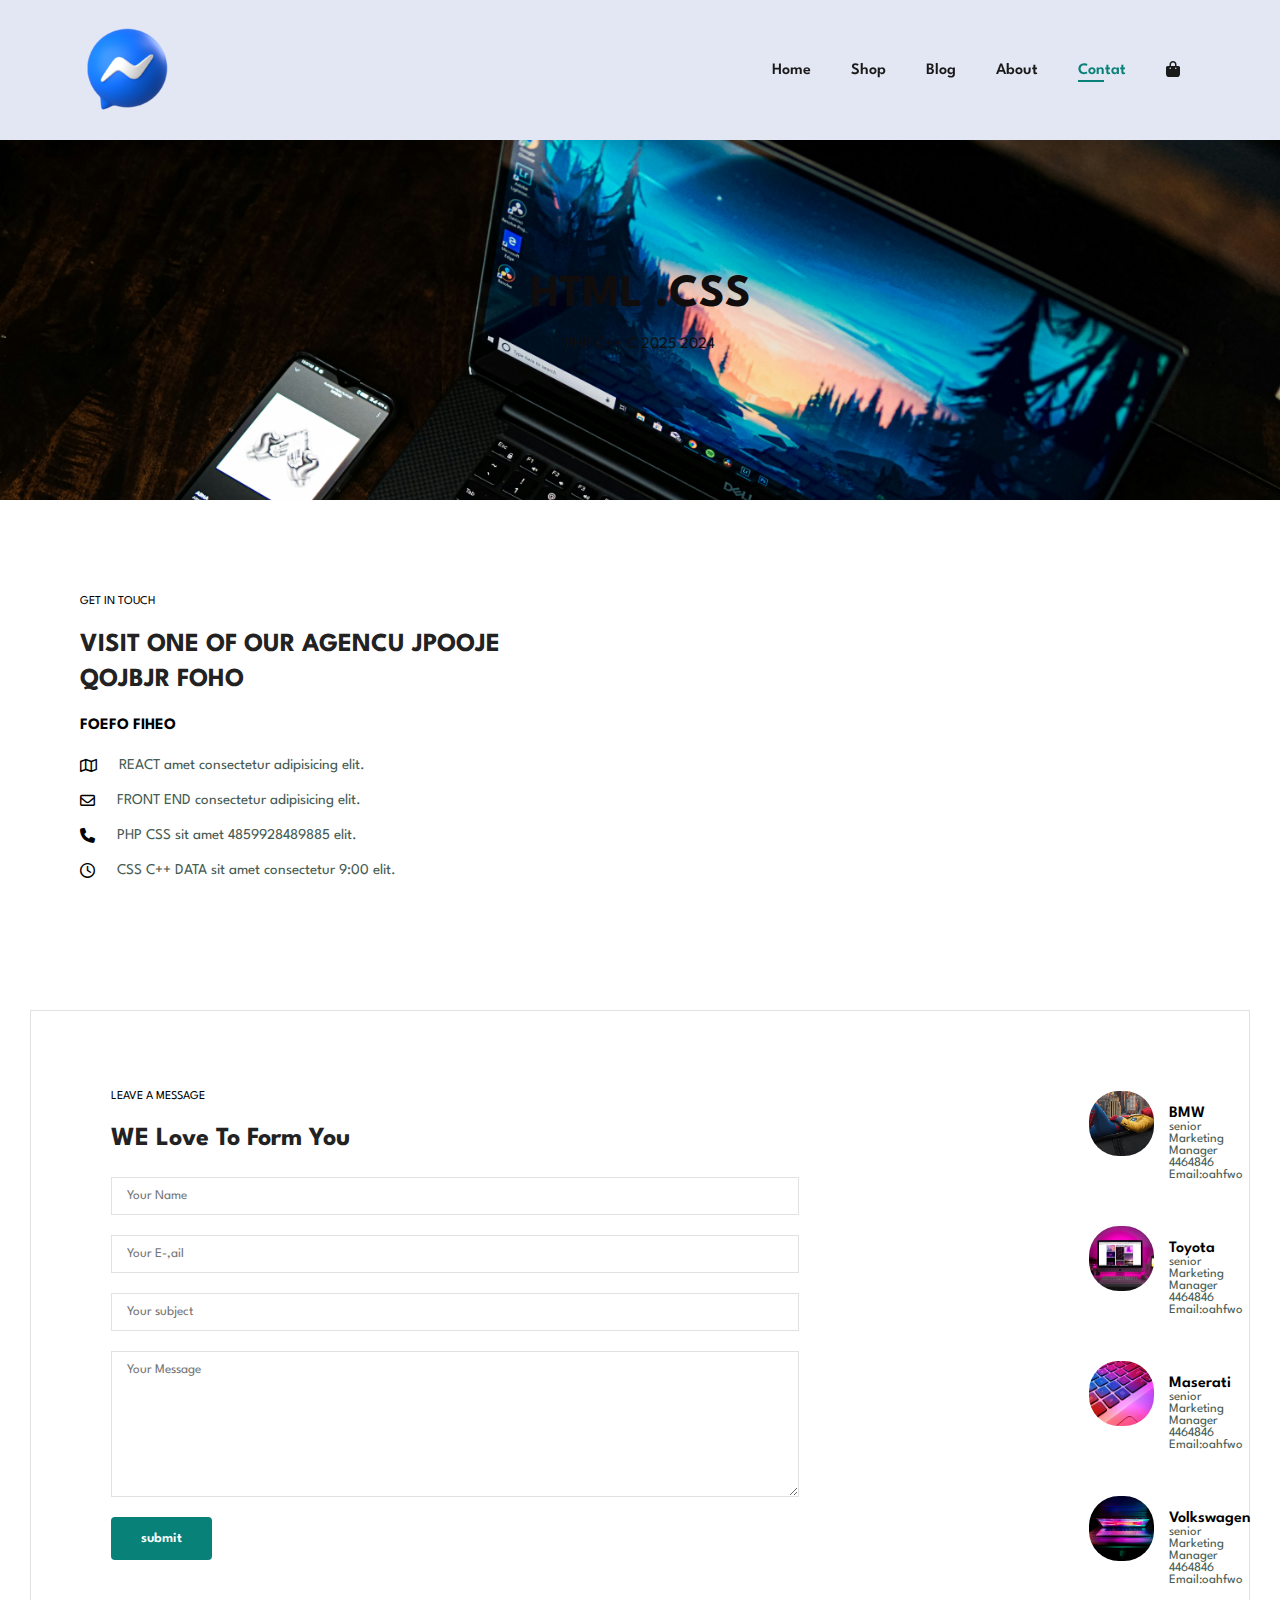
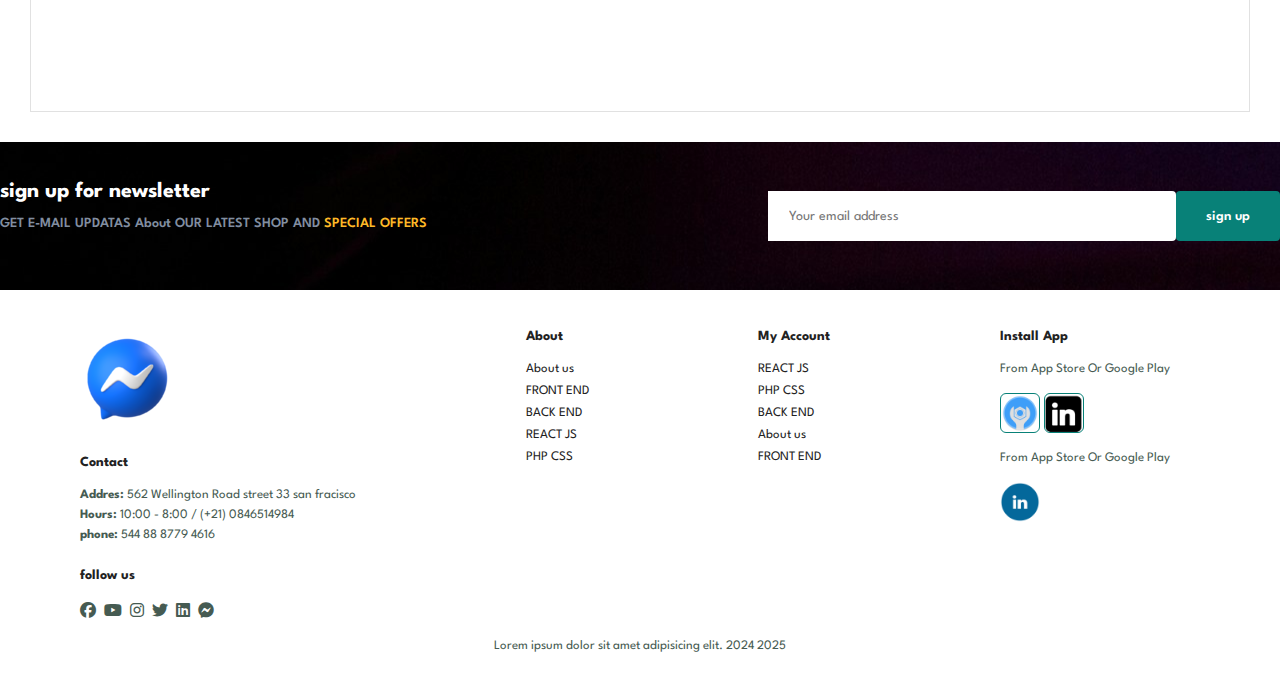
<file: contat.html>
<!DOCTYPE html>
<html lang="en">

<head>
    <meta charset="UTF-8">
    <meta name="viewport" content="width=device-width, initial-scale=1.0">
    <title>contat</title>
    <link rel="stylesheet" href="css/style.css">

    <!-- link font-awesome -->
    <link rel="stylesheet" href="https://cdnjs.cloudflare.com/ajax/libs/font-awesome/6.5.2/css/all.min.css" />
    <link rel="stylesheet" href="css/all.min.css">
</head>

<body>

    <section id="header">
        <a href="#"><img src="img/9.png" class="logo" alt=""></a>

        <div>
            <ul id="navbar">
                <li><a href="index.html">Home</a></li>
                <li><a href="shop.html">Shop</a></li>
                <li><a href="blog.html">Blog</a></li>
                <li><a href="about.html">About</a></li>
                <li><a class="active" href="contat.html">Contat</a></li>
                <li id="lg-bag"><a href="cart.html"><i class="fa-solid fa-bag-shopping"></i></a></li>
                <a href="#" id="close"><i class="far fa-times-circle"></i></a>

            </ul>
        </div>
        <div id="mobile">
            <a href="cart.html"><i class="fa-solid fa-bag-shopping"></i></a>
            <i id="bar" class="fas fa-outdent"></i>
        </div>
    </section>

    <section id="page-header" class="about-header">
        <h2>HTML .CSS</h2>
        <p>PHP C++ C 2025 2024</p>
    </section>

            <section id="contact-details" class="section-p1">
                <div class="details">
                    <span>GET IN TOUCH</span>
                    <h2>VISIT ONE OF OUR AGENCU JPOOJE QOJBJR FOHO</h2>
                    <h3>FOEFO FIHEO</h3>
                    <div>
                        <li>
                            <i class="fa-regular fa-map"></i>
                            <p>REACT amet consectetur adipisicing elit.</p>
                        </li>

                        <li>
                            <i class="fa-regular fa-envelope"></i>
                            <p>FRONT END  consectetur adipisicing elit.</p>
                        </li>

                        <li>
                            <i class="fa-solid fa-phone"></i>
                            <p>PHP  CSS  sit amet 4859928489885 elit.</p>
                        </li>

                        <li>
                            <i class="fa-regular fa-clock"></i>
                            <p> CSS C++ DATA sit amet consectetur 9:00 elit.</p>
                        </li>
                    </div>
                </div>

                <div class="map">
                    <iframe src="https://www.google.com/maps/embed?pb=!1m18!1m12!1m3!1d13799.99216736252!2d31.37728224808884!3d30.15147199791404!2m3!1f0!2f0!3f0!3m2!1i1024!2i768!4f13.1!3m3!1m2!1s0x145816bb2288ab4f%3A0x499da60b41112ae4!2z2KjYsdmD2Ycg2KfZhNit2KfYrNiMINio2LHZg9ipINin2YTYrdin2KzYjCDYp9mE2YXYsdis2Iwg2YXYrdin2YHYuNipINin2YTZgtin2YfYsdip4oCsIDQ2MjUwMTA!5e0!3m2!1sar!2seg!4v1720037727269!5m2!1sar!2seg" width="600" height="450" style="border:0;" allowfullscreen="" loading="lazy" referrerpolicy="no-referrer-when-downgrade"></iframe>
                </div>
            </section>

            <section id="form-detalis">
                <form action="">
                    <span>LEAVE A MESSAGE </span>
                    <h2>WE Love To Form You</h2>
                    <input type="text" placeholder="Your Name">
                    <input type="text" placeholder="Your E-,ail">
                    <input type="text" placeholder="Your subject">
                    <textarea name="" id="" cols="30" rows="10" placeholder="Your Message"></textarea>
                    <button class="normal">submit</button>
                </form>

                <div class="people">
                    <div>
                        <img src="img/7.jpg" alt="">
                        <p><span>BMW</span>senior  Marketing Manager <br> 4464846
                        <br>Email:oahfwo </p>
                    </div>

                    <div>
                        <img src="img/14 (8).jpg" alt="">
                        <p><span>Toyota</span>senior  Marketing Manager <br> 4464846
                        <br>Email:oahfwo </p>
                    </div>

                    <div>
                        <img src="img/14 (1).jpg" alt="">
                        <p><span>Maserati</span>senior  Marketing Manager <br> 4464846
                        <br>Email:oahfwo </p>
                    </div>

                    <div>
                        <img src="img/14 (2).jpg" alt="">
                        <p><span>Volkswagen</span>senior  Marketing Manager <br> 4464846
                        <br>Email:oahfwo </p>
                    </div>
                </div>
            </section>

    <section id="newsletter" class="section-p1 section-m1">
        <div class="newstext">
            <h4>sign up for newsletter</h4>
            <p>GET E-MAIL UPDATAS About OUR LATEST SHOP AND <span>SPECIAL OFFERS</span>  </p>
        </div>
        <div class="form">
            <input type="text" placeholder="Your email address">
            <button class="normal">sign up </button>
        </div>
    </section>


    <footer class="section-p1">
        <div class="col">
            <img class="logo" src="img/9.png " alt="">
            <h4>Contact</h4>
            <p><strong>Addres: </strong>562 Wellington Road street 33 san fracisco</p>
            <p><strong>Hours: </strong>10:00  - 8:00 / (+21) 0846514984</p>
            <p><strong>phone: </strong>544 88 8779 4616 </p>
            <div class="follow">
                <h4>follow us</h4>
                <div class="icon">
                    <i class="fa-brands fa-facebook"></i>
                    <i class="fa-brands fa-youtube"></i>
                    <i class="fa-brands fa-instagram"></i>
                    <i class="fa-brands fa-twitter"></i>
                    <i class="fa-brands fa-linkedin"></i>
                    <i class="fa-brands fa-facebook-messenger"></i>
                </div>
            </div>
        </div>

        <div class="col">
            <h4>About</h4>
            <a href="#">About us</a>
            <a href="#">FRONT END</a>
            <a href="#">BACK END</a>
            <a href="#">REACT JS</a>
            <a href="#">PHP CSS</a>
        </div>

        
        <div class="col">
            <h4>My Account</h4>
            <a href="#">REACT JS</a>
            <a href="#">PHP CSS</a>
            <a href="#">BACK END</a>
            <a href="#">About us</a>
            <a href="#">FRONT END</a>
        </div>

        <div class="col install">
            <h4>Install App</h4>
            <p>From App Store Or Google Play</p>
            <div class="row">
                <img src="img/88 (4).png" alt="">
                <img src="img/88 (2).png" alt="">
            </div>  
            <p>From App Store Or Google Play</p>
            <img src="img/88 (3).png" alt="">
        </div>

        <div class="copyright">
            <p>Lorem ipsum dolor sit amet adipisicing elit. 2024 2025</p>
        </div>
    </footer>

    <script src="js/script.js"></script>
</body>

</html>
</file>
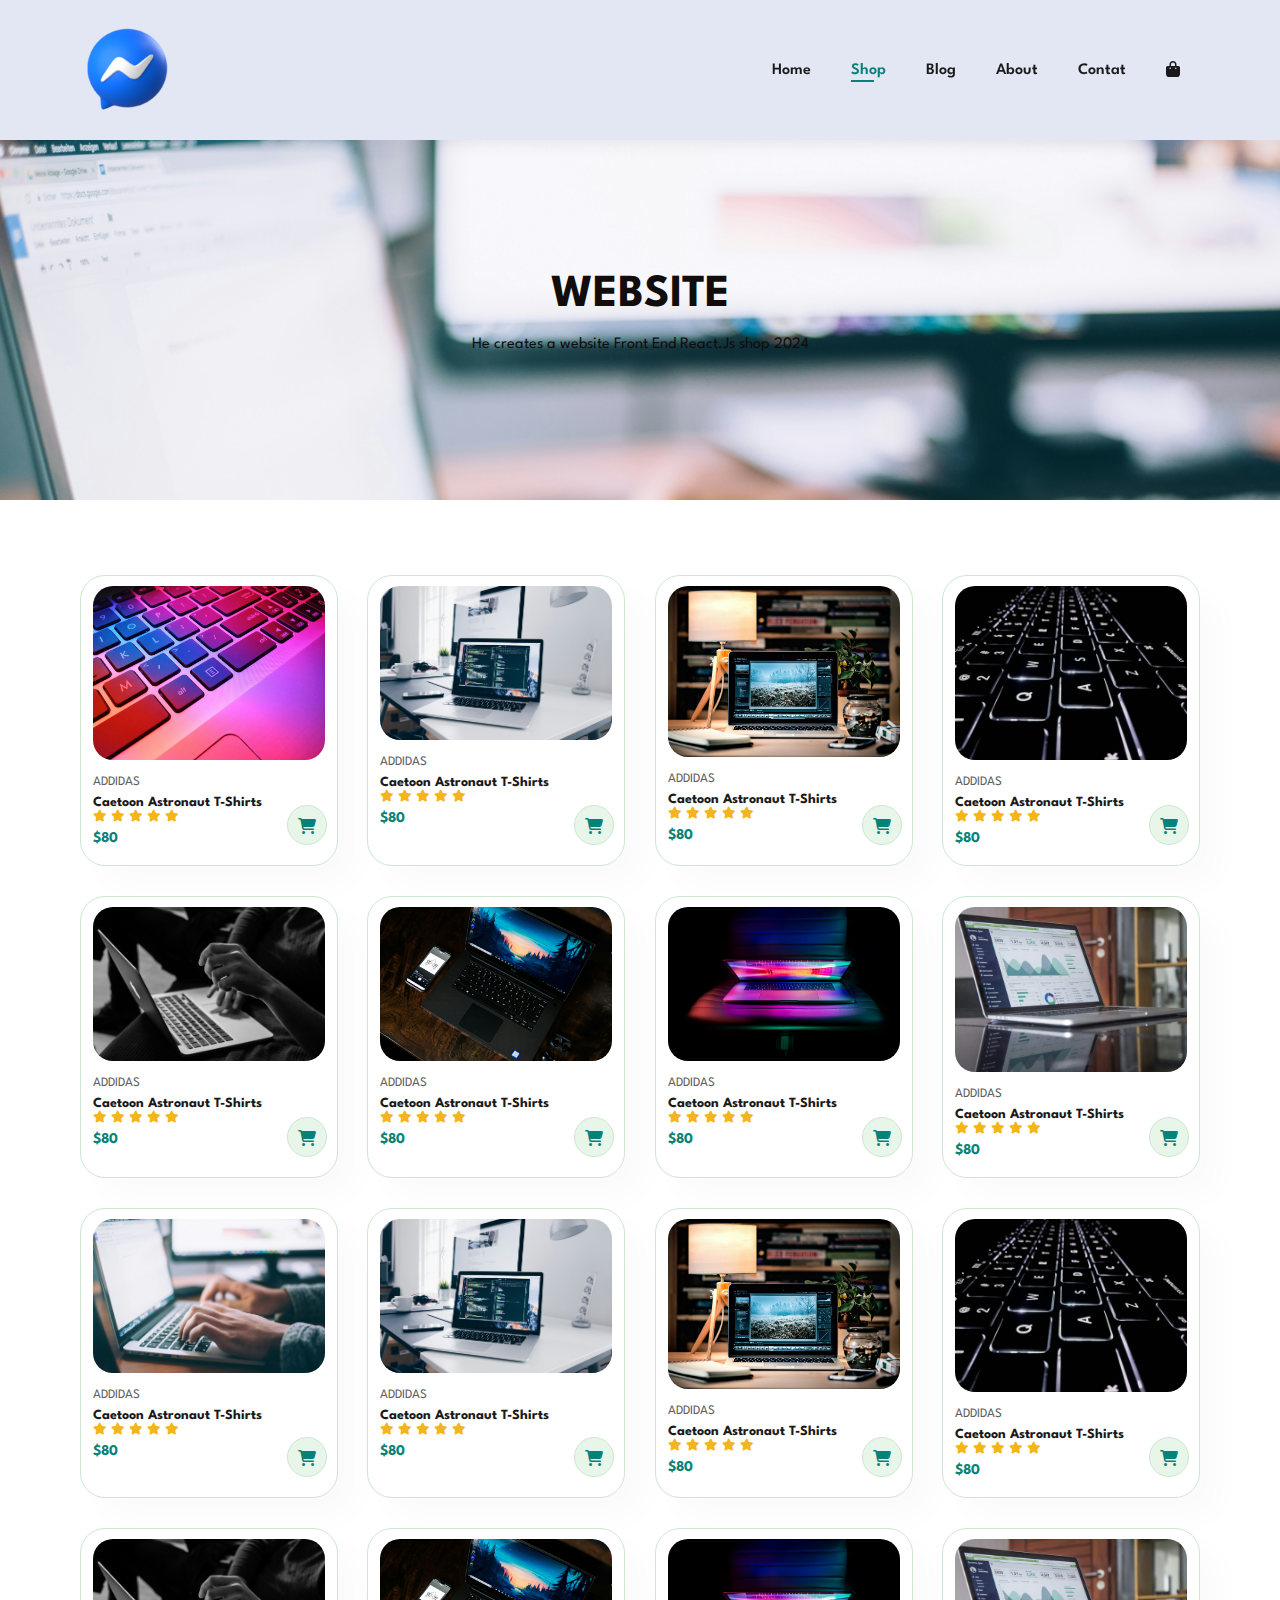
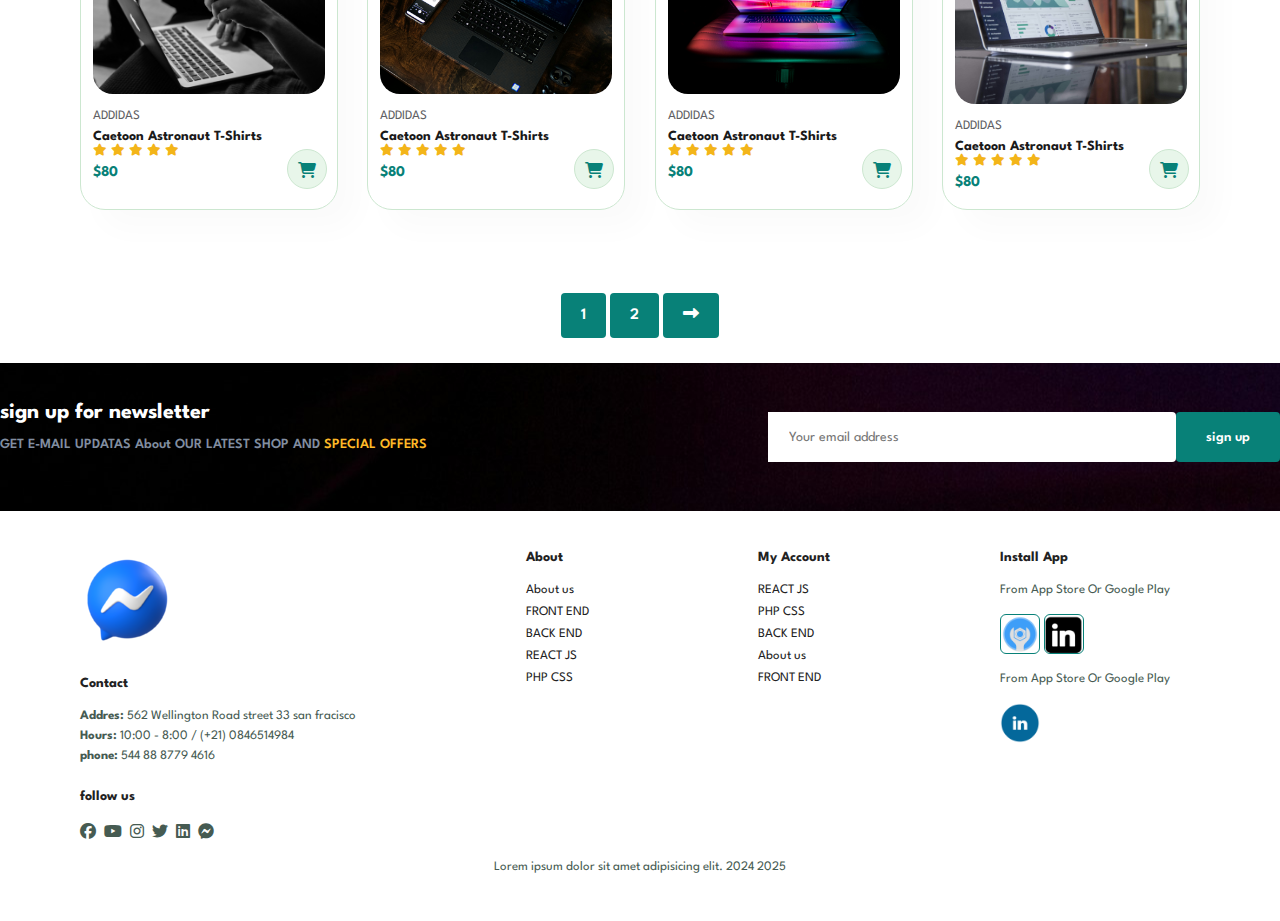
<file: shop.html>
<!DOCTYPE html>
<html lang="en">

<head>
    <meta charset="UTF-8">
    <meta name="viewport" content="width=device-width, initial-scale=1.0">
    <title>shop</title>
    <link rel="stylesheet" href="css/style.css">
    <!-- link font-awesome -->
    <link rel="stylesheet" href="https://cdnjs.cloudflare.com/ajax/libs/font-awesome/6.5.2/css/all.min.css" />
    <link rel="stylesheet" href="css/all.min.css">
</head>

<body>

    <section id="header">
        <a href="#"><img src="img/9.png" class="logo" alt=""></a>

        <div>
            <ul id="navbar">
                <li><a href="index.html">Home</a></li>
                <li><a  class="active" href="shop.html">Shop</a></li>
                <li><a href="blog.html">Blog</a></li>
                <li><a href="about.html">About</a></li>
                <li><a href="contat.html">Contat</a></li>
                <li id="lg-bag"><a href="cart.html"><i class="fa-solid fa-bag-shopping"></i></a></li>
                <a href="#" id="close"><i class="far fa-times-circle"></i></a>

            </ul>
        </div>
        <div id="mobile">
            <a href="cart.html"><i class="fa-solid fa-bag-shopping"></i></a>
            <i id="bar" class="fas fa-outdent"></i>
        </div>
    </section>

    <section id="page-header">
        <h2>WEBSITE</h2>
        <p>He creates a website Front End React.Js shop 2024</p>
    </section>


    <section id="product1" class="section-p1">
        <div class="pro-container">
            <div class="pro" onclick="window.location.href='sproduct.html'; ">
                <img src="img/14 (1).jpg" alt="">
                <div class="des">
                    <span>ADDIDAS</span>
                    <h5>Caetoon Astronaut T-Shirts</h5>
                    <div class="star">
                        <i class="fa-solid fa-star"></i>
                        <i class="fa-solid fa-star"></i>
                        <i class="fa-solid fa-star"></i>
                        <i class="fa-solid fa-star"></i>
                        <i class="fa-solid fa-star"></i>
                    </div>
                    <h4>$80</h4>
                </div>
                <a href="#"> <i class="fa-solid fa-cart-shopping  cart"></i> </a>
            </div>

            <div class="pro">
                <img src="img/14 (4).jpg" alt="">
                <div class="des">
                    <span>ADDIDAS</span>
                    <h5>Caetoon Astronaut T-Shirts</h5>
                    <div class="star">
                        <i class="fa-solid fa-star"></i>
                        <i class="fa-solid fa-star"></i>
                        <i class="fa-solid fa-star"></i>
                        <i class="fa-solid fa-star"></i>
                        <i class="fa-solid fa-star"></i>
                    </div>
                    <h4>$80</h4>
                </div>
                <a href="#"> <i class="fa-solid fa-cart-shopping  cart"></i> </a>
            </div>


            <div class="pro">
                <img src="img/14 (11).jpg" alt="">
                <div class="des">
                    <span>ADDIDAS</span>
                    <h5>Caetoon Astronaut T-Shirts</h5>
                    <div class="star">
                        <i class="fa-solid fa-star"></i>
                        <i class="fa-solid fa-star"></i>
                        <i class="fa-solid fa-star"></i>
                        <i class="fa-solid fa-star"></i>
                        <i class="fa-solid fa-star"></i>
                    </div>
                    <h4>$80</h4>
                </div>
                <a href="#"> <i class="fa-solid fa-cart-shopping  cart"></i> </a>
            </div>


            <div class="pro">
                <img src="img/14 (12).jpg" alt="">
                <div class="des">
                    <span>ADDIDAS</span>
                    <h5>Caetoon Astronaut T-Shirts</h5>
                    <div class="star">
                        <i class="fa-solid fa-star"></i>
                        <i class="fa-solid fa-star"></i>
                        <i class="fa-solid fa-star"></i>
                        <i class="fa-solid fa-star"></i>
                        <i class="fa-solid fa-star"></i>
                    </div>
                    <h4>$80</h4>
                </div>
                <a href="#"> <i class="fa-solid fa-cart-shopping  cart"></i> </a>
            </div>


            <div class="pro">
                <img src="img/14 (13).jpg" alt="">
                <div class="des">
                    <span>ADDIDAS</span>
                    <h5>Caetoon Astronaut T-Shirts</h5>
                    <div class="star">
                        <i class="fa-solid fa-star"></i>
                        <i class="fa-solid fa-star"></i>
                        <i class="fa-solid fa-star"></i>
                        <i class="fa-solid fa-star"></i>
                        <i class="fa-solid fa-star"></i>
                    </div>
                    <h4>$80</h4>
                </div>
                <a href="#"> <i class="fa-solid fa-cart-shopping  cart"></i> </a>
            </div>


            <div class="pro">
                <img src="img/14 (14).jpg" alt="">
                <div class="des">
                    <span>ADDIDAS</span>
                    <h5>Caetoon Astronaut T-Shirts</h5>
                    <div class="star">
                        <i class="fa-solid fa-star"></i>
                        <i class="fa-solid fa-star"></i>
                        <i class="fa-solid fa-star"></i>
                        <i class="fa-solid fa-star"></i>
                        <i class="fa-solid fa-star"></i>
                    </div>
                    <h4>$80</h4>
                </div>
                <a href="#"> <i class="fa-solid fa-cart-shopping  cart"></i> </a>
            </div>


            <div class="pro">
                <img src="img/14 (2).jpg" alt="">
                <div class="des">
                    <span>ADDIDAS</span>
                    <h5>Caetoon Astronaut T-Shirts</h5>
                    <div class="star">
                        <i class="fa-solid fa-star"></i>
                        <i class="fa-solid fa-star"></i>
                        <i class="fa-solid fa-star"></i>
                        <i class="fa-solid fa-star"></i>
                        <i class="fa-solid fa-star"></i>
                    </div>
                    <h4>$80</h4>
                </div>
                <a href="#"> <i class="fa-solid fa-cart-shopping  cart"></i> </a>
            </div>


            <div class="pro">
                <img src="img/14 (3).jpg" alt="">
                <div class="des">
                    <span>ADDIDAS</span>
                    <h5>Caetoon Astronaut T-Shirts</h5>
                    <div class="star">
                        <i class="fa-solid fa-star"></i>
                        <i class="fa-solid fa-star"></i>
                        <i class="fa-solid fa-star"></i>
                        <i class="fa-solid fa-star"></i>
                        <i class="fa-solid fa-star"></i>
                    </div>
                    <h4>$80</h4>
                </div>
                <a href="#"> <i class="fa-solid fa-cart-shopping  cart"></i> </a>
            </div>

            <div class="pro">
                <img src="img/14 (9).jpg" alt="">
                <div class="des">
                    <span>ADDIDAS</span>
                    <h5>Caetoon Astronaut T-Shirts</h5>
                    <div class="star">
                        <i class="fa-solid fa-star"></i>
                        <i class="fa-solid fa-star"></i>
                        <i class="fa-solid fa-star"></i>
                        <i class="fa-solid fa-star"></i>
                        <i class="fa-solid fa-star"></i>
                    </div>
                    <h4>$80</h4>
                </div>
                <a href="#"> <i class="fa-solid fa-cart-shopping  cart"></i> </a>
            </div>

            <div class="pro">
                <img src="img/14 (4).jpg" alt="">
                <div class="des">
                    <span>ADDIDAS</span>
                    <h5>Caetoon Astronaut T-Shirts</h5>
                    <div class="star">
                        <i class="fa-solid fa-star"></i>
                        <i class="fa-solid fa-star"></i>
                        <i class="fa-solid fa-star"></i>
                        <i class="fa-solid fa-star"></i>
                        <i class="fa-solid fa-star"></i>
                    </div>
                    <h4>$80</h4>
                </div>
                <a href="#"> <i class="fa-solid fa-cart-shopping  cart"></i> </a>
            </div>


            <div class="pro">
                <img src="img/14 (11).jpg" alt="">
                <div class="des">
                    <span>ADDIDAS</span>
                    <h5>Caetoon Astronaut T-Shirts</h5>
                    <div class="star">
                        <i class="fa-solid fa-star"></i>
                        <i class="fa-solid fa-star"></i>
                        <i class="fa-solid fa-star"></i>
                        <i class="fa-solid fa-star"></i>
                        <i class="fa-solid fa-star"></i>
                    </div>
                    <h4>$80</h4>
                </div>
                <a href="#"> <i class="fa-solid fa-cart-shopping  cart"></i> </a>
            </div>


            <div class="pro">
                <img src="img/14 (12).jpg" alt="">
                <div class="des">
                    <span>ADDIDAS</span>
                    <h5>Caetoon Astronaut T-Shirts</h5>
                    <div class="star">
                        <i class="fa-solid fa-star"></i>
                        <i class="fa-solid fa-star"></i>
                        <i class="fa-solid fa-star"></i>
                        <i class="fa-solid fa-star"></i>
                        <i class="fa-solid fa-star"></i>
                    </div>
                    <h4>$80</h4>
                </div>
                <a href="#"> <i class="fa-solid fa-cart-shopping  cart"></i> </a>
            </div>


            <div class="pro">
                <img src="img/14 (13).jpg" alt="">
                <div class="des">
                    <span>ADDIDAS</span>
                    <h5>Caetoon Astronaut T-Shirts</h5>
                    <div class="star">
                        <i class="fa-solid fa-star"></i>
                        <i class="fa-solid fa-star"></i>
                        <i class="fa-solid fa-star"></i>
                        <i class="fa-solid fa-star"></i>
                        <i class="fa-solid fa-star"></i>
                    </div>
                    <h4>$80</h4>
                </div>
                <a href="#"> <i class="fa-solid fa-cart-shopping  cart"></i> </a>
            </div>


            <div class="pro">
                <img src="img/14 (14).jpg" alt="">
                <div class="des">
                    <span>ADDIDAS</span>
                    <h5>Caetoon Astronaut T-Shirts</h5>
                    <div class="star">
                        <i class="fa-solid fa-star"></i>
                        <i class="fa-solid fa-star"></i>
                        <i class="fa-solid fa-star"></i>
                        <i class="fa-solid fa-star"></i>
                        <i class="fa-solid fa-star"></i>
                    </div>
                    <h4>$80</h4>
                </div>
                <a href="#"> <i class="fa-solid fa-cart-shopping  cart"></i> </a>
            </div>


            <div class="pro">
                <img src="img/14 (2).jpg" alt="">
                <div class="des">
                    <span>ADDIDAS</span>
                    <h5>Caetoon Astronaut T-Shirts</h5>
                    <div class="star">
                        <i class="fa-solid fa-star"></i>
                        <i class="fa-solid fa-star"></i>
                        <i class="fa-solid fa-star"></i>
                        <i class="fa-solid fa-star"></i>
                        <i class="fa-solid fa-star"></i>
                    </div>
                    <h4>$80</h4>
                </div>
                <a href="#"> <i class="fa-solid fa-cart-shopping  cart"></i> </a>
            </div>


            <div class="pro">
                <img src="img/14 (3).jpg" alt="">
                <div class="des">
                    <span>ADDIDAS</span>
                    <h5>Caetoon Astronaut T-Shirts</h5>
                    <div class="star">
                        <i class="fa-solid fa-star"></i>
                        <i class="fa-solid fa-star"></i>
                        <i class="fa-solid fa-star"></i>
                        <i class="fa-solid fa-star"></i>
                        <i class="fa-solid fa-star"></i>
                    </div>
                    <h4>$80</h4>
                </div>
                <a href="#"> <i class="fa-solid fa-cart-shopping  cart"></i> </a>
            </div>



        </div>

    </section>

    <section id="pagination" class="section-p1">
        <a href="#">1</a>
        <a href="#">2</a>
        <a href="#"><i class="fa-solid fa-right-long"></i></a>
   
    </section>

    <section id="newsletter" class="section-p1 section-m1">
        <div class="newstext">
            <h4>sign up for newsletter</h4>
            <p>GET E-MAIL UPDATAS About OUR LATEST SHOP AND <span>SPECIAL OFFERS</span>  </p>
        </div>
        <div class="form">
            <input type="text" placeholder="Your email address">
            <button class="normal">sign up </button>
        </div>
    </section>

    <footer class="section-p1">
        <div class="col">
            <img class="logo" src="img/9.png " alt="">
            <h4>Contact</h4>
            <p><strong>Addres: </strong>562 Wellington Road street 33 san fracisco</p>
            <p><strong>Hours: </strong>10:00  - 8:00 / (+21) 0846514984</p>
            <p><strong>phone: </strong>544 88 8779 4616 </p>
            <div class="follow">
                <h4>follow us</h4>
                <div class="icon">
                    <i class="fa-brands fa-facebook"></i>
                    <i class="fa-brands fa-youtube"></i>
                    <i class="fa-brands fa-instagram"></i>
                    <i class="fa-brands fa-twitter"></i>
                    <i class="fa-brands fa-linkedin"></i>
                    <i class="fa-brands fa-facebook-messenger"></i>
                </div>
            </div>
        </div>

        <div class="col">
            <h4>About</h4>
            <a href="#">About us</a>
            <a href="#">FRONT END</a>
            <a href="#">BACK END</a>
            <a href="#">REACT JS</a>
            <a href="#">PHP CSS</a>
        </div>

        
        <div class="col">
            <h4>My Account</h4>
            <a href="#">REACT JS</a>
            <a href="#">PHP CSS</a>
            <a href="#">BACK END</a>
            <a href="#">About us</a>
            <a href="#">FRONT END</a>
        </div>

        <div class="col install">
            <h4>Install App</h4>
            <p>From App Store Or Google Play</p>
            <div class="row">
                <img src="img/88 (4).png" alt="">
                <img src="img/88 (2).png" alt="">
            </div>  
            <p>From App Store Or Google Play</p>
            <img src="img/88 (3).png" alt="">
        </div>

        <div class="copyright">
            <p>Lorem ipsum dolor sit amet adipisicing elit. 2024 2025</p>
        </div>
    </footer>

    <script src="js/script.js"></script>
</body>

</html>
</file>
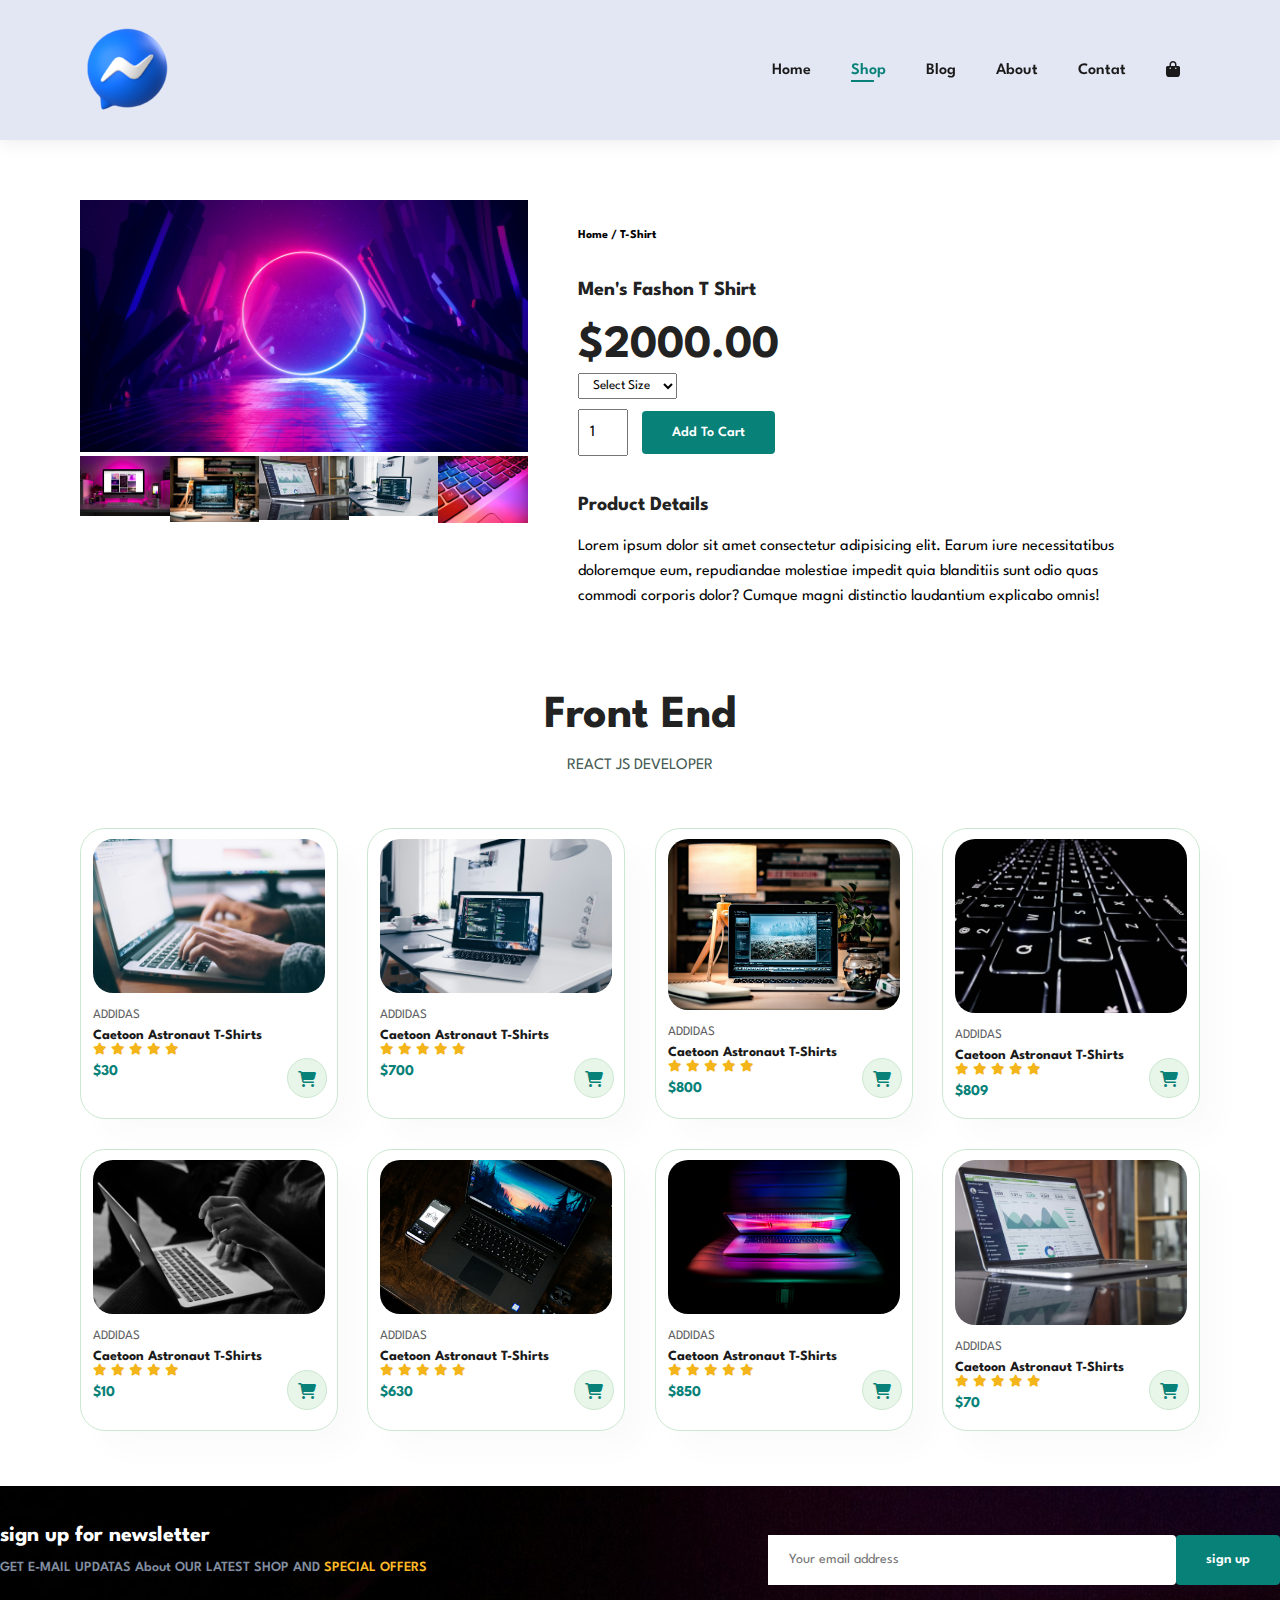
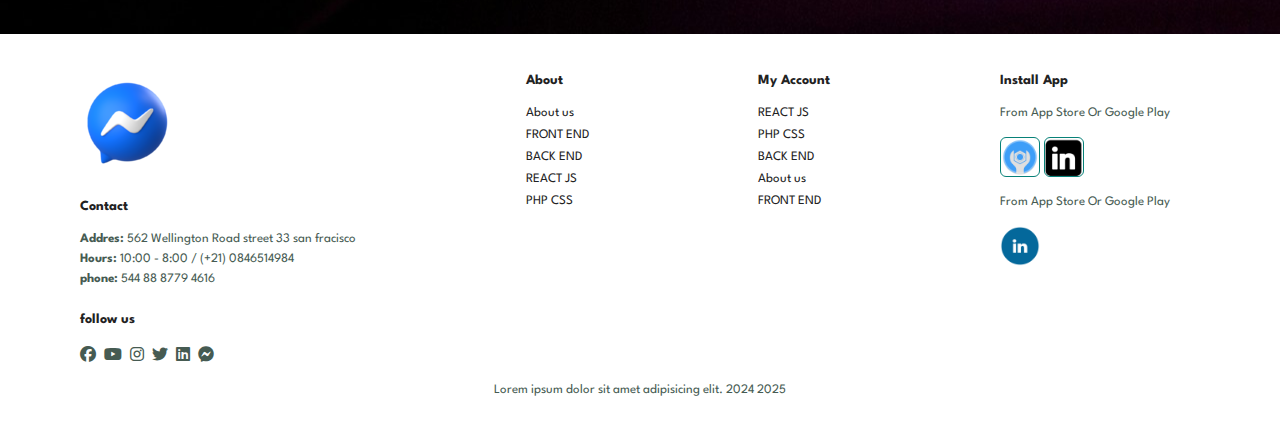
<file: sproduct.html>
<!DOCTYPE html>
<html lang="en">

<head>
    <meta charset="UTF-8">
    <meta name="viewport" content="width=device-width, initial-scale=1.0">
    <title>shop2</title>
    <link rel="stylesheet" href="css/style.css">

    <!-- link font-awesome -->
    <link rel="stylesheet" href="https://cdnjs.cloudflare.com/ajax/libs/font-awesome/6.5.2/css/all.min.css" />
    <link rel="stylesheet" href="css/all.min.css">
</head>

<body>

    <section id="header">
        <a href="#"><img src="img/9.png" class="logo" alt=""></a>

        <div>
            <ul id="navbar">
                <li><a href="index.html">Home</a></li>
                <li><a class="active" href="shop.html">Shop</a></li>
                <li><a href="blog.html">Blog</a></li>
                <li><a href="about.html">About</a></li>
                <li><a href="contat.html">Contat</a></li>
                <li id="lg-bag"><a href="cart.html"><i class="fa-solid fa-bag-shopping"></i></a></li>
                <a href="#" id="close"><i class="far fa-times-circle"></i></a>

            </ul>
        </div>
        <div id="mobile">
            <a href="cart.html"><i class="fa-solid fa-bag-shopping"></i></a>
            <i id="bar" class="fas fa-outdent"></i>
        </div>
    </section>

    <section id="prodetails"  class="section-p1">
        <div class="single-pro-image">
            <img src="img/10.jpg" width="100%" id="MainImg" alt="">
            <div class="small-img-group" >
                <div class="small-img-col">
                    <img src="img/14 (8).jpg" width="100%"  class="small-img" alt="">
                </div>
                <div class="small-img-col">
                    <img src="img/14 (11).jpg" width="100%"  class="small-img" alt="">
                </div>
                <div class="small-img-col">
                    <img src="img/14 (3).jpg" width="100%"  class="small-img" alt="">
                </div>
                <div class="small-img-col">
                    <img src="img/14 (4).jpg" width="100%"  class="small-img" alt="">
                </div>
                <div class="small-img-col">
                    <img src="img/14 (1).jpg" width="100%"  class="small-img" alt="">
                </div>
            </div>
        </div>

        <div class="singlepro-details">
            <h6>Home / T-Shirt</h6>
            <h4>Men's Fashon T Shirt</h4>
            <h2>$2000.00</h2>
            <select>
                <option>Select Size</option>
                <option>XL</option>
                <option>XXL</option>
                <option>XXXL</option>
                <option>Small</option>
                <option>Large</option>
                
            </select>
            <input type="number" value="1">
            <button class="normal">Add To Cart</button>
            <h4>Product Details </h4>
            <span>Lorem ipsum dolor sit amet consectetur adipisicing elit. Earum 
                iure necessitatibus doloremque eum, repudiandae molestiae 
                impedit quia blanditiis sunt odio quas commodi corporis dolor?
                    Cumque magni distinctio laudantium explicabo omnis!</span>
        </div>
    </section>

    
    <section id="product1" class="section-p1">
        <h2>Front End</h2>
        <p>REACT JS DEVELOPER</p>
        <div class="pro-container">
            <div class="pro">
                <img src="img/14 (9).jpg" alt="">
                <div class="des">
                    <span>ADDIDAS</span>
                    <h5>Caetoon Astronaut T-Shirts</h5>
                    <div class="star">
                        <i class="fa-solid fa-star"></i>
                        <i class="fa-solid fa-star"></i>
                        <i class="fa-solid fa-star"></i>
                        <i class="fa-solid fa-star"></i>
                        <i class="fa-solid fa-star"></i>
                    </div>
                    <h4>$30</h4>
                </div>
                <a href="#"> <i class="fa-solid fa-cart-shopping  cart"></i> </a>
            </div>

            <div class="pro">
                <img src="img/14 (4).jpg" alt="">
                <div class="des">
                    <span>ADDIDAS</span>
                    <h5>Caetoon Astronaut T-Shirts</h5>
                    <div class="star">
                        <i class="fa-solid fa-star"></i>
                        <i class="fa-solid fa-star"></i>
                        <i class="fa-solid fa-star"></i>
                        <i class="fa-solid fa-star"></i>
                        <i class="fa-solid fa-star"></i>
                    </div>
                    <h4>$700</h4>
                </div>
                <a href="#"> <i class="fa-solid fa-cart-shopping  cart"></i> </a>
            </div>


            <div class="pro">
                <img src="img/14 (11).jpg" alt="">
                <div class="des">
                    <span>ADDIDAS</span>
                    <h5>Caetoon Astronaut T-Shirts</h5>
                    <div class="star">
                        <i class="fa-solid fa-star"></i>
                        <i class="fa-solid fa-star"></i>
                        <i class="fa-solid fa-star"></i>
                        <i class="fa-solid fa-star"></i>
                        <i class="fa-solid fa-star"></i>
                    </div>
                    <h4>$800</h4>
                </div>
                <a href="#"> <i class="fa-solid fa-cart-shopping  cart"></i> </a>
            </div>


            <div class="pro">
                <img src="img/14 (12).jpg" alt="">
                <div class="des">
                    <span>ADDIDAS</span>
                    <h5>Caetoon Astronaut T-Shirts</h5>
                    <div class="star">
                        <i class="fa-solid fa-star"></i>
                        <i class="fa-solid fa-star"></i>
                        <i class="fa-solid fa-star"></i>
                        <i class="fa-solid fa-star"></i>
                        <i class="fa-solid fa-star"></i>
                    </div>
                    <h4>$809</h4>
                </div>
                <a href="#"> <i class="fa-solid fa-cart-shopping  cart"></i> </a>
            </div>


            <div class="pro">
                <img src="img/14 (13).jpg" alt="">
                <div class="des">
                    <span>ADDIDAS</span>
                    <h5>Caetoon Astronaut T-Shirts</h5>
                    <div class="star">
                        <i class="fa-solid fa-star"></i>
                        <i class="fa-solid fa-star"></i>
                        <i class="fa-solid fa-star"></i>
                        <i class="fa-solid fa-star"></i>
                        <i class="fa-solid fa-star"></i>
                    </div>
                    <h4>$10</h4>
                </div>
                <a href="#"> <i class="fa-solid fa-cart-shopping  cart"></i> </a>
            </div>


            <div class="pro">
                <img src="img/14 (14).jpg" alt="">
                <div class="des">
                    <span>ADDIDAS</span>
                    <h5>Caetoon Astronaut T-Shirts</h5>
                    <div class="star">
                        <i class="fa-solid fa-star"></i>
                        <i class="fa-solid fa-star"></i>
                        <i class="fa-solid fa-star"></i>
                        <i class="fa-solid fa-star"></i>
                        <i class="fa-solid fa-star"></i>
                    </div>
                    <h4>$630</h4>
                </div>
                <a href="#"> <i class="fa-solid fa-cart-shopping  cart"></i> </a>
            </div>


            <div class="pro">
                <img src="img/14 (2).jpg" alt="">
                <div class="des">
                    <span>ADDIDAS</span>
                    <h5>Caetoon Astronaut T-Shirts</h5>
                    <div class="star">
                        <i class="fa-solid fa-star"></i>
                        <i class="fa-solid fa-star"></i>
                        <i class="fa-solid fa-star"></i>
                        <i class="fa-solid fa-star"></i>
                        <i class="fa-solid fa-star"></i>
                    </div>
                    <h4>$850</h4>
                </div>
                <a href="#"> <i class="fa-solid fa-cart-shopping  cart"></i> </a>
            </div>


            <div class="pro">
                <img src="img/14 (3).jpg" alt="">
                <div class="des">
                    <span>ADDIDAS</span>
                    <h5>Caetoon Astronaut T-Shirts</h5>
                    <div class="star">
                        <i class="fa-solid fa-star"></i>
                        <i class="fa-solid fa-star"></i>
                        <i class="fa-solid fa-star"></i>
                        <i class="fa-solid fa-star"></i>
                        <i class="fa-solid fa-star"></i>
                    </div>
                    <h4>$70</h4>
                </div>
                <a href="#"> <i class="fa-solid fa-cart-shopping  cart"></i> </a>
            </div>
        </div>
    </section>


    <section id="newsletter" class="section-p1 section-m1">
        <div class="newstext">
            <h4>sign up for newsletter</h4>
            <p>GET E-MAIL UPDATAS About OUR LATEST SHOP AND <span>SPECIAL OFFERS</span> </p>
        </div>
        <div class="form">
            <input type="text" placeholder="Your email address">
            <button class="normal">sign up </button>
        </div>
    </section>

    <footer class="section-p1">
        <div class="col">
            <img class="logo" src="img/9.png " alt="">
            <h4>Contact</h4>
            <p><strong>Addres: </strong>562 Wellington Road street 33 san fracisco</p>
            <p><strong>Hours: </strong>10:00 - 8:00 / (+21) 0846514984</p>
            <p><strong>phone: </strong>544 88 8779 4616 </p>
            <div class="follow">
                <h4>follow us</h4>
                <div class="icon">
                    <i class="fa-brands fa-facebook"></i>
                    <i class="fa-brands fa-youtube"></i>
                    <i class="fa-brands fa-instagram"></i>
                    <i class="fa-brands fa-twitter"></i>
                    <i class="fa-brands fa-linkedin"></i>
                    <i class="fa-brands fa-facebook-messenger"></i>
                </div>
            </div>
        </div>

        <div class="col">
            <h4>About</h4>
            <a href="#">About us</a>
            <a href="#">FRONT END</a>
            <a href="#">BACK END</a>
            <a href="#">REACT JS</a>
            <a href="#">PHP CSS</a>
        </div>


        <div class="col">
            <h4>My Account</h4>
            <a href="#">REACT JS</a>
            <a href="#">PHP CSS</a>
            <a href="#">BACK END</a>
            <a href="#">About us</a>
            <a href="#">FRONT END</a>
        </div>

        <div class="col install">
            <h4>Install App</h4>
            <p>From App Store Or Google Play</p>
            <div class="row">
                <img src="img/88 (4).png" alt="">
                <img src="img/88 (2).png" alt="">
            </div>
            <p>From App Store Or Google Play</p>
            <img src="img/88 (3).png" alt="">
        </div>

        <div class="copyright">
            <p>Lorem ipsum dolor sit amet adipisicing elit. 2024 2025</p>
        </div>
    </footer>

                                    <!-- js  تغير الصور -->
    <script>
        var MainImg = document.getElementById("MainImg");
        var smallimg = document.getElementsByClassName("small-img");

        // smallimg

        smallimg[0].onclick = function(){
            MainImg.src = smallimg[0].src;
        }
        smallimg[1].onclick = function(){
            MainImg.src = smallimg[1].src;
        }
        smallimg[2].onclick = function(){
            MainImg.src = smallimg[2].src;
        }
        smallimg[3].onclick = function(){
            MainImg.src = smallimg[3].src;
        }
        smallimg[4].onclick = function(){
            MainImg.src = smallimg[4].src;
        }
    </script>

    <script src="js/script.js"></script>
</body>

</html>
</file>
<file: css/style.css>
@import url('https://fonts.googleapis.com/css2?family=League+Spartan:wght@100..900&display=swap');


* {
    margin: 0;
    padding: 0;
    box-sizing: border-box;
    font-family: "League Spartan", sans-serif;
    text-decoration: none;
    list-style: none;

}

:root {
    --main-color: #222;
    --hover-color: #088178;
    --bouttom-color: #fff;
}

body {
    width: 100%;
}

h1 {
    font-size: 50px;
    line-height: 64px;
    color: var(--main-color);
}

h2 {
    font-size: 46px;
    line-height: 54px;
    color: var(--main-color);
}

h4 {
    font-size: 20px;
    color: var(--main-color);
}

h6 {
    font-weight: 700;
    font-size: 12px;
}

p {
    font-size: 16px;
    color: #465b52;
    margin: 15px 0 20px 0;
}

.section-p1 {
    padding: 40px 80px;
}

.section-m1 {
    padding: 40px 0px;
}

button.normal {
    font-size: 14px;
    font-weight: 600;
    padding: 15px 30px;
    color: #000;
    background-color: #fff;
    border-radius: 4px;
    border: none;
    cursor: pointer;
    outline: none;
    transition: 0.2s;
}

button.white {
    font-size: 13px;
    font-weight: 600;
    padding: 11px 18px;
    color: #fff;
    background-color: transparent;
    border: 1px solid #fff;
    cursor: pointer;
    outline: none;
    transition: 0.2s;
}



/* header */

#header {
    display: flex;
    justify-content: space-between;
    align-items: center;
    padding: 20px 80px;
    background: #e3e6f3;
    box-shadow: 0 5px 15px rgba(0, 0, 0, 0.06);
    z-index: 999;
    position: sticky;
    top: 0;
    left: 0;
}

#navbar {
    display: flex;
    justify-content: center;
    align-items: center;

}

#navbar li {
    padding: 0px 20px;
    position: relative;
}

#navbar li a {
    color: #1a1a1a;
    font-size: 16px;
    font-weight: 600;
    transition: 0.3s ease;
}

#navbar li a:hover,
#navbar li a.active {
    color: var(--hover-color);
}

#navbar li a.active::after,
#navbar li a:hover::after {
    content: "";
    position: absolute;
    width: 30%;
    height: 2px;
    background: var(--hover-color);
    left: 20px;
    bottom: -4px;
}

#mobile {
    display: none;
    align-items: center;
}

#close {
    display: none;
}

/* hero */

#hero {
    background-image: url(/img/14\ \(10\).jpg);
    height: 90vh;
    width: 100%;
    background-size: cover;
    background-position: top 25% right 0;
    padding: 0 80px;
    display: flex;
    justify-content: center;
    align-items: flex-start;
    flex-direction: column;

}

#hero h4 {
    padding-bottom: 15px;
}

#hero h1 {
    color: var(--hover-color);
}

#hero button {
    background-color: transparent;
    color: var(--hover-color);
    border: 0;
    padding: 14px 80px 14px 65px;
    background-image: url(/img/10.jpg);
    background-repeat: no-repeat;
    cursor: pointer;
    font-weight: 700;
    font-size: 15px;
}


/* feature */

#feature {
    display: flex;
    justify-content: space-between;
    align-items: center;
    text-align: center;
    flex-wrap: wrap;
}

#feature .fe-box {
    width: 180px;
    text-align: center;
    border: 1px solid #cce7d0;
    border-radius: 5px;
    box-shadow: 20px 20px 34px rgba(0, 0, 0, 0.03);
    padding: 25px 15px;
    margin: 15px 0;
    transition: 0.3s;
    cursor: pointer;
}

#feature .fe-box:hover {
    transform: scale(1.1);
    box-shadow: 10px 10px 54px rgba(70, 62, 221, 0.1);
}

#feature .fe-box h6 {
    display: inline-block;
    padding: 9px 8px 6px 8px;
    line-height: 1;
    border-radius: 4px;
    color: var(--hover-color);
    background-color: #fddde4;
}

#feature .fe-box:nth-child(2) h6 {
    background-color: #edebbc;
}

#feature .fe-box:nth-child(3) h6 {
    background-color: #d1e8f2;
}

#feature .fe-box:nth-child(4) h6 {
    background-color: #cdd4f8;
}

#feature .fe-box:nth-child(5) h6 {
    background-color: #f6dbf6;
}

#feature .fe-box:nth-child(6) h6 {
    background-color: #fff2e5;
}


#feature .fe-box img {
    width: 100%;
    margin-bottom: 10px;
}


/* product1 */

#product1 {
    text-align: center;
}

#product1 .pro {
    width: 23%;
    min-width: 250px;
    padding: 10px 12px;
    border: 1px solid #cce7d0;
    border-radius: 25px;
    cursor: pointer;
    box-shadow: 20px 20px 30px rgba(0, 0, 0, 0.02);
    transition: 0.3s ease;
    margin: 15px 0;
    position: relative;
}

.pro-container {
    display: flex;
    justify-content: space-between;
    padding-top: 20px;
    flex-wrap: wrap;
}

#product1 .pro:hover {
    box-shadow: 20px 20px 30px rgba(0, 0, 0, 0.06);
    transform: scale(1.1);
}

#product1 .pro img {
    width: 100%;
    border-radius: 20px;
}

#product1 .pro .des {
    text-align: start;
    padding: 10px 0;
}

#product1 .pro .des span {
    color: #606063;
    font-size: 13px;
}

#product1 .pro .des h5 {
    padding-top: 7px;
    color: #1a1a1a;
    font-size: 14px;
}

#product1 .pro .des i {
    font-size: 12px;
    color: rgb(243, 181, 25);
}

#product1 .pro .des h4 {
    padding-top: 7px;
    font-size: 15px;
    font-weight: 700;
    color: var(--hover-color);
}

#product1 .pro .cart {
    width: 40px;
    height: 40px;
    font-weight: 600;
    color: var(--hover-color);
    background-color: #e8f6ea;
    line-height: 40px;
    border-radius: 50px;
    border: 1px solid #cce7d0;
    position: absolute;
    bottom: 20px;
    right: 10px;
}


/* banner */

#banner {
    text-align: center;
    display: flex;
    justify-content: center;
    align-items: center;
    flex-direction: column;
    background-image: url("/img/14\ \(3\).jpg");
    width: 100%;
    height: 40vh;
    background-size: cover;
    background-position: center;
}

#banner h4 {
    color: #fff;
    font-size: 16px;

}

#banner h2 {
    color: #fff;
    font-size: 30px;
    padding: 10px 0;
}


#banner h2 span {
    color: #aa2828;

}

#banner button:hover {
    background: var(--hover-color);
    color: white;
}

#sm-banner {
    display: flex;
    justify-content: space-around;
    flex-wrap: wrap;
}

#sm-banner .banner-box {
    display: flex;
    justify-content: center;
    align-items: flex-start;
    flex-direction: column;
    background-image: url("/img/14\ \(13\).jpg");
    min-width: 580px;
    height: 50vh;
    background-size: cover;
    background-position: center;
    padding: 30px;
}

#sm-banner .banner-box2 {
    background-image: url("/img/14\ \(14\).jpg");
}

#sm-banner h4 {
    color: #fff;
    font-size: 20px;
    font-weight: 300;
}

#sm-banner h2 {
    color: #fff;
    font-size: 28px;
    font-weight: 800;
}

#sm-banner span {
    color: #fff;
    font-size: 14px;
    font-weight: 500;
    padding-bottom: 15px;
}

#sm-banner .banner-box:hover button {
    background: var(--hover-color);
    border: 1px solid var(--hover-color);
}


/* banner3 */

#banner3 {
    display: flex;
    justify-content: space-between;
    align-items: center;
    flex-wrap: wrap;
    padding: 0 80px;
}

#banner3 .banner-box {
    display: flex;
    justify-content: center;
    align-items: flex-start;
    flex-direction: column;
    background-image: url("/img/14\ \(4\).jpg");
    min-width: 30%;
    height: 30vh;
    background-size: cover;
    background-position: center;
    padding: 20px;
    margin-bottom: 20px;
}

#banner3 .banner-box2 {
    background-image: url("/img/14\ \(5\).jpg");
}


#banner3 .banner-box3 {
    background-image: url("/img/14\ \(9\).jpg");
}

#banner3 h2 {
    color: #fff;
    font-weight: 900;
    font-size: 22px;

}

#banner3 h3 {
    color: #ff3535d4;
    font-weight: 800;
    font-size: 30px;
}

/* newsletter */

#newsletter {
    display: flex;
    justify-content: space-between;
    align-items: center;
    flex-wrap: wrap;
    background-image: url("/img/14\ \(2\).jpg");
    background-position: 20% 30%;
    background-repeat: no-repeat;
    background-color: #041e42;

}

#newsletter h4 {
    font-size: 22px;
    font-weight: 700;
    color: #fff;
}

#newsletter p {
    font-size: 14px;
    font-weight: 600;
    color: #818ea0;
}


#newsletter p span {
    color: #ffba27;
}

#newsletter .form {
    width: 40%;
    display: flex;

}

#newsletter input {
    height: 3.125rem;
    padding: 0 1.25rem;
    font-size: 14px;
    width: 100%;
    border-radius: 4px;
    border: 1px solid transparent;
    outline: none;
    border-top-left-radius: 0;
    border-bottom-left-radius: 0;
}

#newsletter button {
    background-color: var(--hover-color);
    color: #fff;
    white-space: nowrap;
}

/* footer */


footer {
    display: flex;
    justify-content: space-between;
    flex-wrap: wrap;
}

footer .col {
    display: flex;
    flex-direction: column;
    align-items: flex-start;
    margin-bottom: 20px;
}

footer .logo {
    margin-bottom: 30px;
}

footer h4 {
    font-size: 14px;
    padding-bottom: 20px;
}

footer p {
    font-size: 13px;
    margin: 0 0 8px 0;
}

footer a {
    font-size: 13px;
    margin-bottom: 10px;
    color: #222;

}

footer .follow {
    margin-top: 20px;
}

footer .follow i {
    color: #465b52;
    cursor: pointer;
    padding-right: 4px;
}

footer .follow i:hover,
footer a:hover {
    color: var(--hover-color);
}


footer .install .row img {
    border: 1px solid var(--hover-color);
    border-radius: 6px;
}

footer .install img {
    width: 20%;
    margin: 10px 0 15px 0;
}

footer .copyright {
    width: 100%;
    text-align: center;
}











                                    /* shop  page-header */

#page-header {
    background-image: url("/img/14\ \(9\).jpg");
    width: 100%;
    height: 40vh;
    background-size: cover;
    display: flex;
    justify-content: center;
    align-items: center;
    text-align: center;
    flex-direction: column;
    padding: 14px;
}

#page-header h2,
#page-header p {
    color: #110d0d;
}


#pagination {
    transition: 0.3s;
    text-align: center;
}

#pagination a {
    background-color: var(--hover-color);
    padding: 15px 20px;
    border-radius: 4px;
    color: #fff;
    font-weight: 600;
    transition: 0.3s;
    cursor: pointer;
}

#pagination a i {
    font-size: 16px;
    font-weight: 600;
}

                                                            /* shop  sproduct */


#prodetails {
    display: flex;
    margin-top: 20px;
}

#prodetails .single-pro-image {
    width: 40%;
    margin-right: 50px;
}

.small-img-group {
    display: flex;
    justify-content: space-between;
}

.small-img-col {
    cursor: pointer;
    flex-basis: 24%;
}

#prodetails .singlepro-details {
    width: 50%;
    padding-top: 30px;
}

#prodetails .singlepro-details h4 {
    padding: 40px 0 20px 0;
}

#prodetails .singlepro-details select {
    display: block;
    padding: 5px 10px;
    margin-bottom: 10px;
}

#prodetails .singlepro-details input {
    width: 50px;
    height: 47px;
    padding-left: 10px;
    font-size: 16px;
    margin-right: 10px;
}

#prodetails .singlepro-details input:focus {
    outline: none;
}

#prodetails .singlepro-details button {
    background-color: var(--hover-color);
    color: #fff;
}

#prodetails .singlepro-details span {
    line-height: 25px;
}




                                                    /* blog 3 */

#page-header.blog-header {
    background-image: url("/img/14\ \(10\).jpg");

}

#blog {
    padding: 150px 150px 0 150px;
}

#blog .blog-box {
    display: flex;
    align-items: center;
    width: 100%;
    position: relative;
    padding-bottom: 90px;
}

#blog .blog-img {
    width: 50%;
    margin-right: 40px;
}


#blog img {
    width: 100%;
    height: 300px;
    object-fit: cover;
}


#blog .blog-details {
    width: 50%;
}

#blog .blog-details a {
    font-size: 11px;
    color: #222;
    font-weight: 700;
    position: relative;
    transition: 0.3s;
}

#blog .blog-details a::after {
    content: "";
    position: absolute;
    width: 50px;
    height: 3px;
    background-color: #000000d1;
    top: 4px;
    right: -60px;
}

#blog .blog-details a:hover {
    color: var(--hover-color);
}

#blog .blog-details a:hover::after {
    background-color: var(--hover-color);
}

#blog .blog-box h1 {
    position: absolute;
    top: -40px;
    left: 0;
    font-size: 70px;
    font-weight: 700;
    color: #c9cbce;
    z-index: -9;
}


                                    /* about */

        #page-header.about-header{
            background-image: url(/img/14\ \(14\).jpg);
            
        }

        #about-head {
            display: flex;
            align-items: center;

        }

        #about-head img{
            width: 50%;
            height: auto ;
        }

        #about-head div{
            padding-left: 40px;
        }

        #about-app {
            text-align: center;
        }

        #about-app .video{
            width: 70%;
            height: 100%;
            margin: 30px auto 0 auto;
        }

        #about-app .video video {
            width: 100%;
            height: 100%;
            border-radius: 20px;
        }





                                                        /* contact */

        #contact-details{
            display: flex;
            align-items: center;
            justify-content: space-between;
        }


        #contact-details .details{
            width: 40%;
        }

        #contact-details .details span,
        #form-detalis form span{
            font-size: 12px;
        }


        #contact-details .details h2,
        #form-detalis form h2{
            font-size: 26px;
            line-height: 35px;
            padding: 20px 0 ;
        }

        
        #contact-details .details h3{
            font-size: 16px;
            padding-bottom: 15px;
            
        }


        #contact-details .details li{
            display: flex;
            padding: 10px 0 ;
            
        }

        #contact-details .details li i{
            font-size: 15px;
            padding-right: 22px;
        }

        #contact-details .details li p{
            font-size: 15px;
            margin: 0;
        }

        #contact-details .map{
            width: 55%;
            height: 400px;
        }

        
        #contact-details .map iframe{
            width: 100%;
            height: 100%;
        }

        #form-detalis{
            display: flex;
            justify-content: space-between;
            margin: 30px;
            padding: 80px;
            border: 1px solid #e1e1e1;
        }

        #form-detalis form{
            width: 65%;
            display: flex;
            flex-direction: column;
            align-items: flex-start;
        }

        #form-detalis form input,   
        #form-detalis  form textarea{
            width: 100%;
            padding: 12px 15px ;
            outline: none;
            margin-bottom: 20px;
            border: 1px solid #e1e1e1;
        }

        #form-detalis form  button{
            background-color: var(--hover-color);
            color: var(--bouttom-color);
        }
        #form-detalis form  button:hover{
            background-color: var(--bouttom-color);
            color: var(--hover-color);
        }

        
        #form-detalis .people div{
            padding-bottom: 25px;
            display: flex;
            align-items: flex-start;
        }

        #form-detalis .people div img{
            width: 65px;
            height: 65px;
            object-fit: cover;
            margin-right: 15px;
            border-radius: 30px;
        }

        #form-detalis .people div  p{
            max-width: 0;
            font-size: 13px;
            list-style: 25px;

        }

        #form-detalis .people div p span{
            display: block;
            font-size: 16px;
            font-weight: 600;
            color: #000;
        }







                                                /* cart */
            #cart{
                overflow-x: auto;
            }
        #cart table{
            width: 100%;
            border-collapse: collapse;
            table-layout: fixed ;
            white-space: nowrap;
        }

        #cart table img{
                width: 70px;
        }

        #cart table td:nth-child(1) {
            width: 150px;
            text-align: center;
        }

        #cart table td:nth-child(2) {
            width: 100px;
            text-align: center;
        }

        #cart table td:nth-child(3) {
            width: 250px;
            text-align: center;
        }

        
        #cart table td:nth-child(4),
        #cart table td:nth-child(5),
        #cart table td:nth-child(6){
            width: 150px;
            text-align: center;
        }

        #cart table td:nth-child(5) input {
            width: 70px;
            padding: 10px 5px 10px 15px ;
        }

        #cart table thead{
            border: 1px solid #e2e9e1;
            border-left: none;
            border-right: none;
        }

        
        #cart table thead  td{
            font-size: 13px;
            font-weight: 700;
            text-transform: uppercase;
            padding: 18px 0;
        }

        #cart table tbody tr td{
            padding-top: 15px;
        }

        #cart table tbody td{
            font-size: 13px;
        }


        #cart-add {
            display: flex;
            flex-wrap: wrap;
            justify-content: space-between;
        }

        #coupon{
            width: 50%;
            margin-bottom: 30px;
        }

        #coupon h3,
        #Subtotal h3{
            padding-bottom: 15px;
        }

        #coupon input{
            padding: 10px 20px;
            outline: none;
            width: 60%;
            margin-right: 10px;
            border: 1px solid #e2e2e2;
        }

        #coupon button,
        #Subtotal  button{
            background-color: var(--hover-color);
            color: var(--bouttom-color);
            padding: 12px 20px ;
        }

        #Subtotal{
            width: 50%;
            margin-bottom: 30px;
            border: 1px solid #e2e9e1;
            padding: 30px;
        }

        #Subtotal table{
            border-collapse: collapse;
            width: 100%;
            margin-bottom: 20px;
        }

        #Subtotal table td{
            width: 50%;
            border: 1px solid #e2e9e1;
            padding: 30px;
            font-size: 13px;
        }

























        


/* @media */


@media (max-width:779px) {

    .section-p1 {
        padding: 40px 40px;
    }

    #navbar {
        display: flex;
        justify-content: flex-start;
        align-items: flex-start;
        flex-direction: column;
        position: fixed;
        top: 0;
        right: -300px;
        height: 100vh;
        width: 300px;
        background-color: #e3e6f3;
        box-shadow: 0 40px 60px rgba(0, 0, 0, 0.02);
        padding: 80px 0 0 10px;
        transition: 0.3s;
    }

    #navbar.active {
        right: 0px;
    }

    #navbar li {
        margin-bottom: 25px;
    }

    #mobile {
        display: flex;
        align-items: center;
    }

    #mobile i {
        color: #1a1a1a;
        cursor: pointer;
        font-size: 24px;
        padding-left: 20px;
    }

    #close {
        display: inline;
        position: absolute;
        top: 30px;
        left: 30px;
        font-size: 24px;
        color: #222;
    }

    #lg-bag {
        display: none;
    }

    #hero {
        height: 70vh;
        padding: 0 80px;
        background-position: top 30% right 30%;
    }

    #feature {
        justify-content: center;
    }

    #feature .fe-box {
        margin: 15px 15px;
    }

    #product1 .pro-container {
        justify-content: center;
    }

    #product1 .pro {
        margin: 15px;
    }

    #banner {
        height: 20vh;
    }

    #banner .banner-box {
        min-width: 100%;
        height: 30vh;

    }

    #banner3 {
        padding: 0 40px;
    }

    #banner3 .banner-box {
        width: 28%;
    }

    #newsletter .form {
        width: 70%;
    }

                                                        /* contat */

    #form-detalis{
        padding: 40px;
    }

    #form-detalis form{
        width: 50%;
    }
}




@media (max-width:447px) {


    .section-p1 {
        padding: 20px;
    }

    #header {
        padding: 10px 30px;
    }

    h1 {
        font-size: 38px;
    }

    h2 {
        font-size: 32px;
    }

    #hero {
        padding: 0 20px;
        background-position: 55%;
    }

    #feature {
        justify-content: space-between;
    }

    #feature .fe-box {
        width: 155px;
        margin: 0 0 15px 0;
    }

    #product1 .pro {
        width: 100%;
    }

    #banner {
        height: 40vh;
    }

    #banner .banner-box {
        height: 40vh;
    }

    #banner .banner-box2 {
        margin-top: 20px;
    }

    #banner {
        padding: 0 20px;
    }

    #banner3 .banner-box {
        width: 100%;
    }

    #newsletter {
        padding: 40px 20px;
    }

    #newsletter .form {
        width: 100%;
    }

    footer .copyright {
        text-align: start;
    }


                                        /* #prodetails    shop  sproduct */
    #prodetails {
        display: flex;
        flex-direction: column;
    }

    #prodetails .single-pro-image {
        width: 100%;
        margin-right: 0px;
    }

    #prodetails .singlepro-details {
        width: 100%;
    }

                                         /* blog */

    #blog {
        padding: 100px 20px 0 20px;
    }

    #blog .blog-box {
        display: flex;
        flex-direction: column;
        align-items: flex-start;
    }

    #blog .blog-img{
        width: 100%;
        margin-right: 0;
        margin-bottom: 30px;
    }

    #blog .blog-details{
        width: 100%;
        
    }



                                                /* about */

            #about-head{
                flex-direction: column;
            }
        
            #about-head img {
                width: 100%;
                margin-bottom: 20px;
            }

            #about-head div {
                padding-left: 0px;
            }

            #about-app .video{
                width: 100%;
            }



                                                /* contat */

            #contact-details{
                flex-direction: column;
            }

            #contact-details .details{
                width: 100%;
                margin-bottom: 30px;
            }
            
            #contact-details .map{
                width: 100%;
            }

            #form-detalis{
                max-width: 10px;
                padding: 30px 10px ;
                flex-wrap: wrap;
            }

            #form-detalis form{
                width: 100%;
                margin-bottom: 30px;
            }



                                 /* #cart */

            #cart-add{
                flex-direction: column;
            }

            #coupon{
                width: 100%;
            }

            #Subtotal{
                width: 100%;
                padding: 20px;
            }
}
</file>
